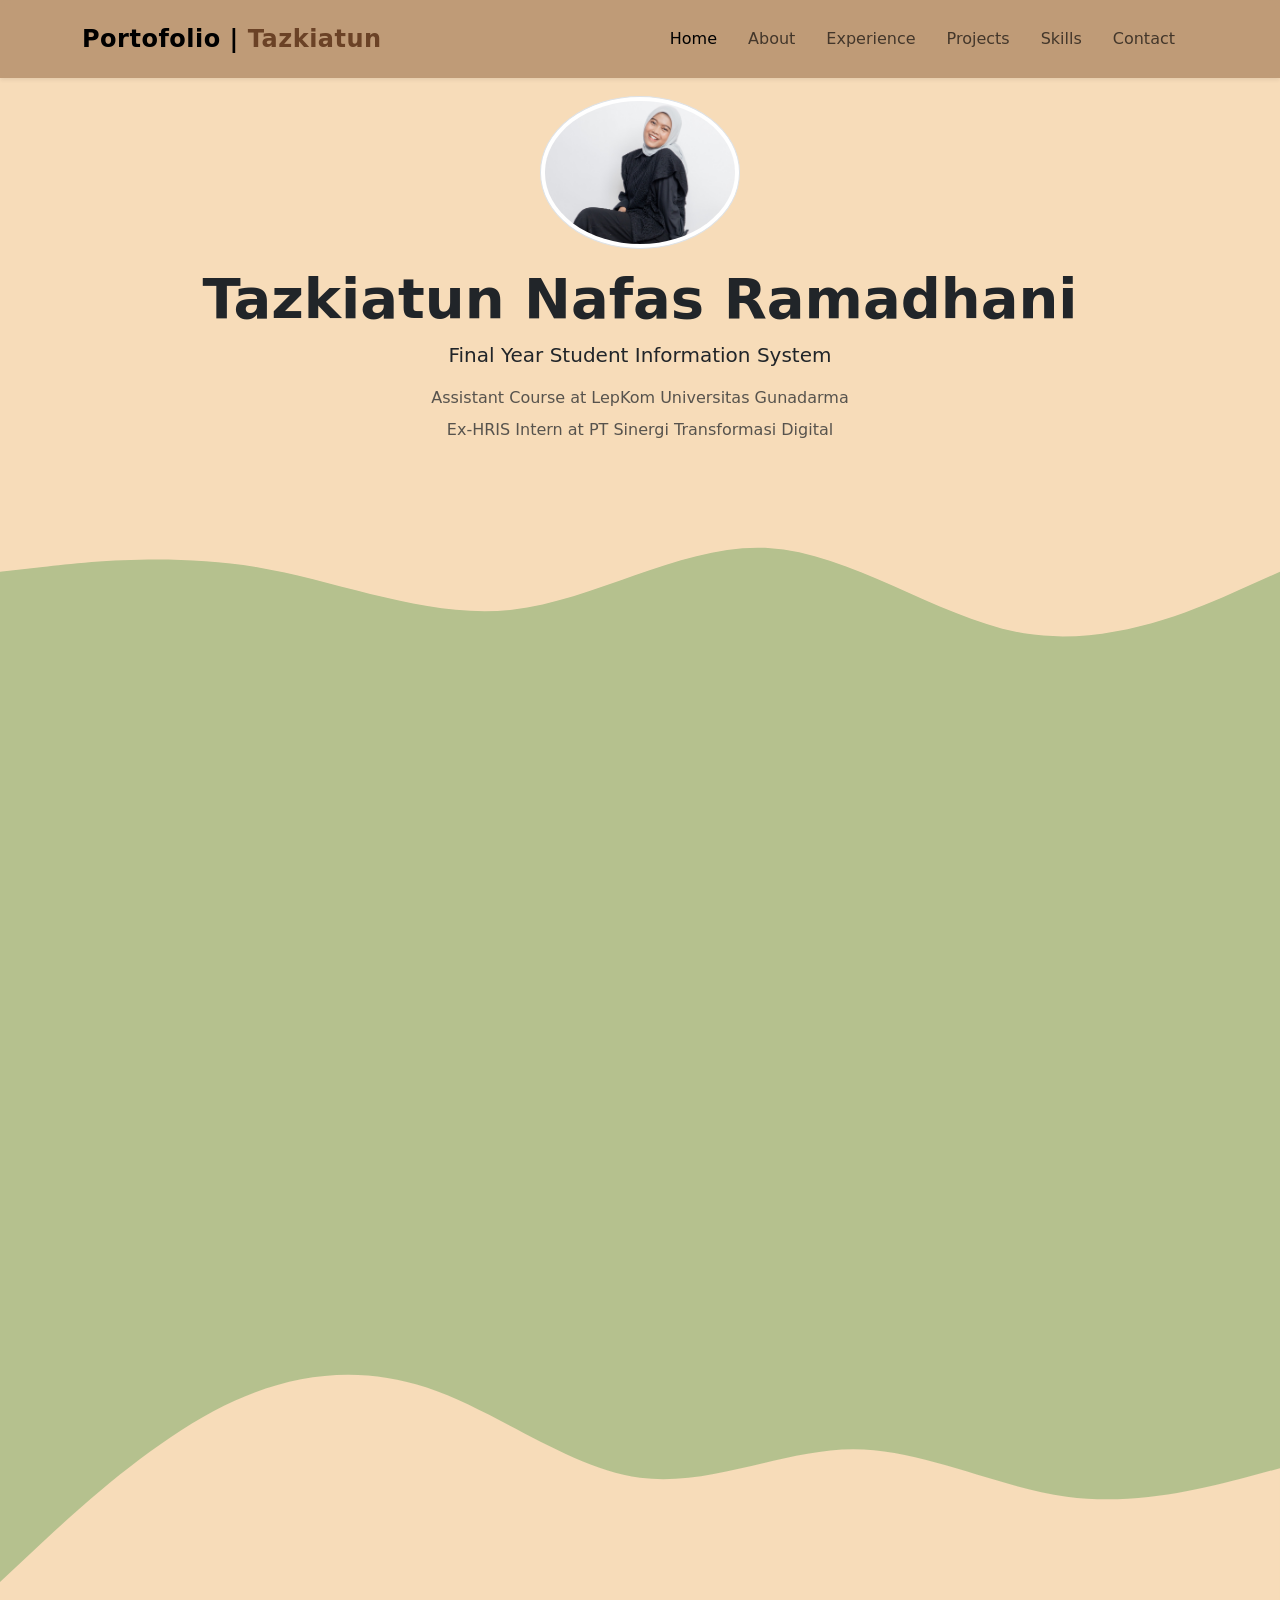
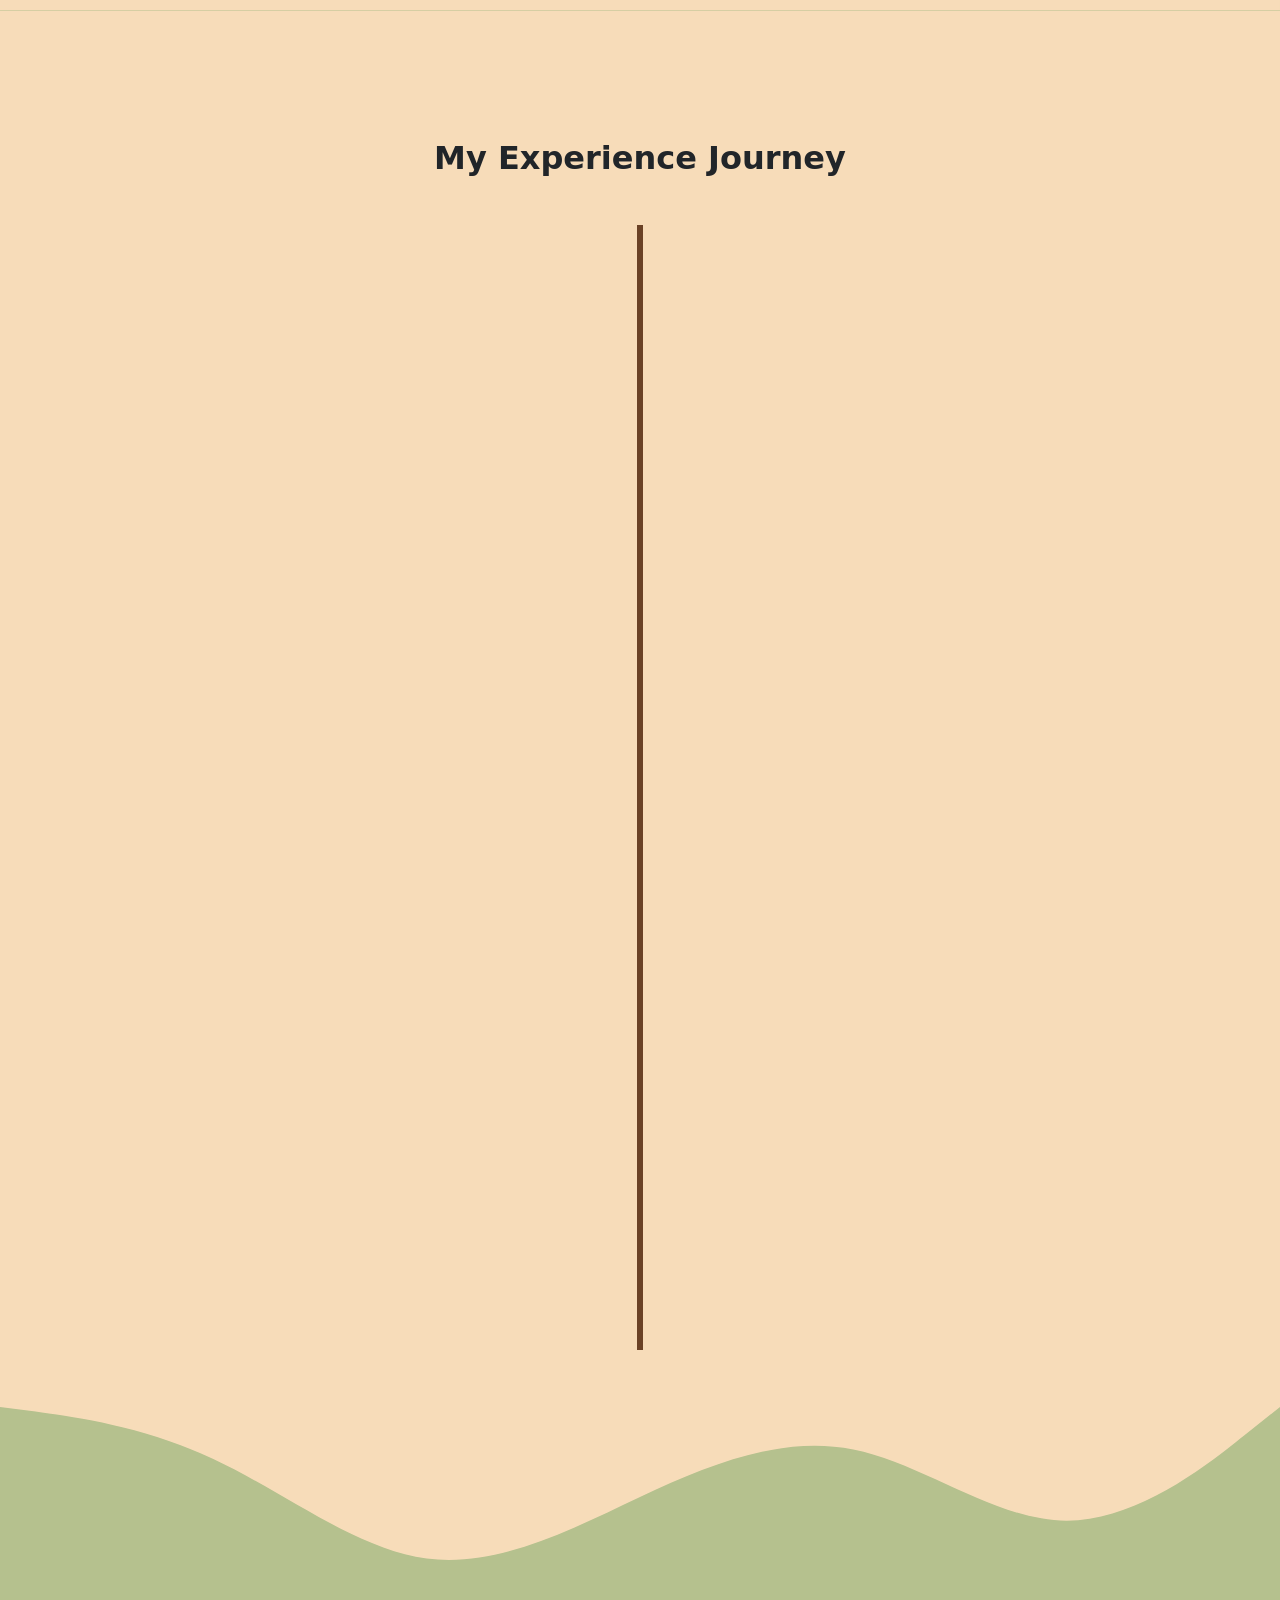
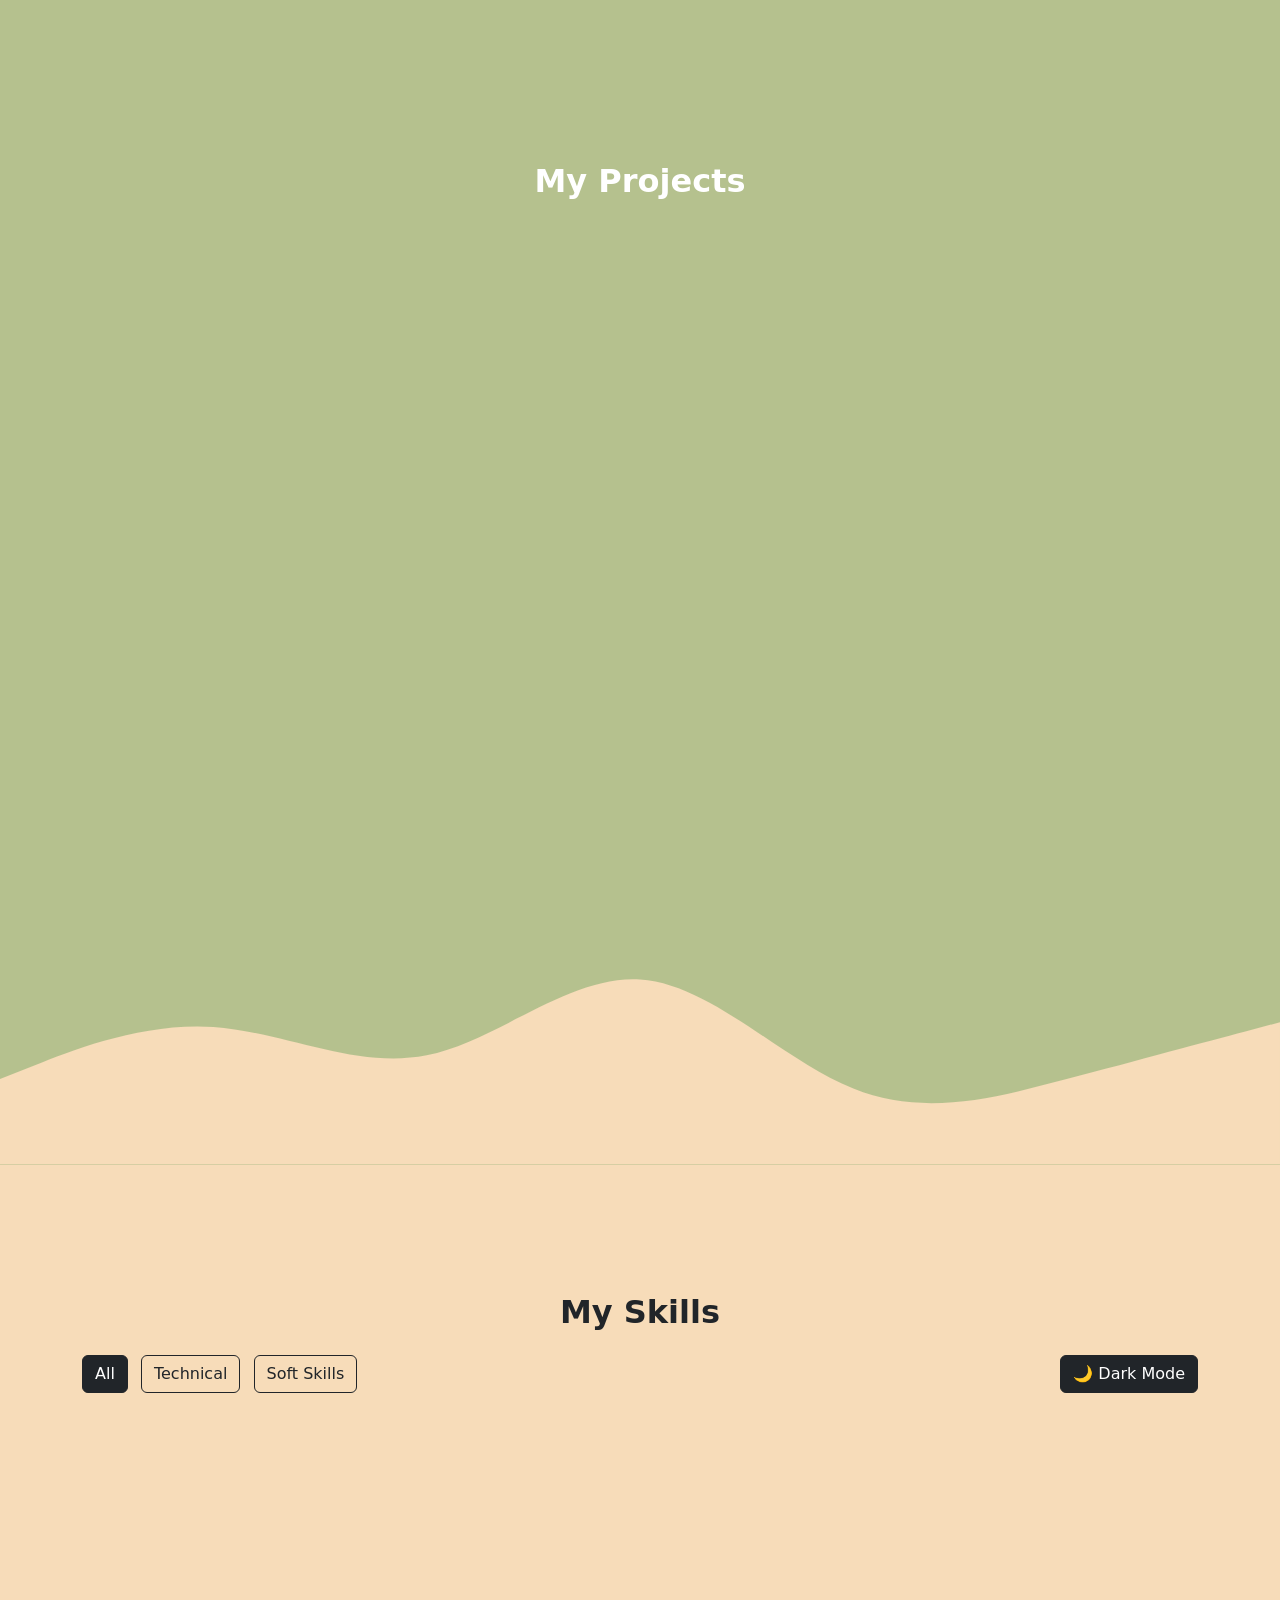
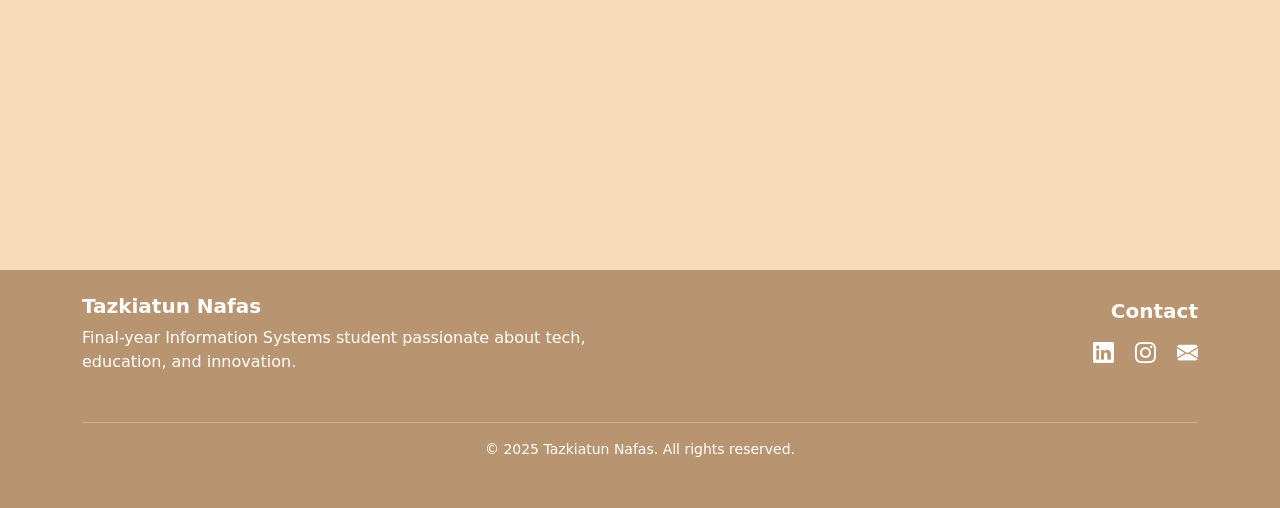
<file: index.html>
<!DOCTYPE html>
<html lang="en">
  <head>
    <meta charset="utf-8" />
    <meta name="viewport" content="width=device-width, initial-scale=1" />

    <link rel="stylesheet" href="https://cdn.jsdelivr.net/npm/bootstrap-icons@1.10.5/font/bootstrap-icons.css" />

    <link href="https://cdn.jsdelivr.net/npm/bootstrap@5.3.3/dist/css/bootstrap.min.css" rel="stylesheet" integrity="sha384-QWTKZyjpPEjISv5WaRU9OFeRpok6YctnYmDr5pNlyT2bRjXh0JMhjY6hW+ALEwIH" crossorigin="anonymous" />


    <!-- MY CSS -->
    <link rel="stylesheet" href="style.css" />

    <title>Portofolio | Tazkiatun Nafas R</title>
  </head>
  <body id="Home">
    <!-- Navbar -->
    <!-- Navbar -->
    <nav class="navbar navbar-expand-lg navbar-light fixed-top shadow-sm" style="background-color: rgba(185, 148, 112, 0.9); backdrop-filter: blur(5px)">
      <div class="container">
        <a class="navbar-brand fw-bold" href="#">Portofolio | <span style="color: #6b4226">Tazkiatun</span></a>
        <button class="navbar-toggler" type="button" data-bs-toggle="collapse" data-bs-target="#navbarNavDropdown" aria-controls="navbarNavDropdown" aria-expanded="false" aria-label="Toggle navigation">
          <span class="navbar-toggler-icon"></span>
        </button>
        <div class="collapse navbar-collapse justify-content-end" id="navbarNavDropdown">
          <ul class="navbar-nav">
            <li class="nav-item">
              <a class="nav-link active" aria-current="page" href="#Home">Home</a>
            </li>
            <li class="nav-item">
              <a class="nav-link" href="#About">About</a>
            </li>
            <li class="nav-item">
              <a class="nav-link" href="#Experience">Experience</a>
            </li>
            <li class="nav-item">
              <a class="nav-link" href="#Projects">Projects</a>
            </li>
            <li class="nav-item">
              <a class="nav-link" href="#skills">Skills</a>
            </li>
            <li class="nav-item">
              <a class="nav-link" href="#footer-contact">Contact</a>
            </li>            
          </ul>
        </div>
      </div>
    </nav>
    <!-- End Navbar -->

    <!-- Akhir Navbar -->

    <!-- Jumbotron -->
    <!-- Jumbotron -->
    <section class="jumbotron text-center">
      <img src="img/6.jpg" alt="Tazkiatun Nafas" width="200" class="rounded-circle img-thumbnail mb-3" />
      <h1 class="display-4 fw-bold text-dark" id="jumbotron-name">Tazkiatun Nafas Ramadhani</h1>
      <p class="lead text-dark" id="jumbotron-position1">Final Year Student Information System</p>
      <p class="text-muted mb-2" id="jumbotron-position2">Assistant Course at LepKom Universitas Gunadarma</p>
      <p class="text-muted" id="jumbotron-position3">Ex-HRIS Intern at PT Sinergi Transformasi Digital</p>

      <svg xmlns="http://www.w3.org/2000/svg" viewBox="0 0 1440 320">
        <path
          fill="#b5c18e"
          fill-opacity="1"
          d="M0,128L48,122.7C96,117,192,107,288,122.7C384,139,480,181,576,170.7C672,160,768,96,864,101.3C960,107,1056,181,1152,197.3C1248,213,1344,171,1392,149.3L1440,128L1440,320L1392,320C1344,320,1248,320,1152,320C1056,320,960,320,864,320C768,320,672,320,576,320C480,320,384,320,288,320C192,320,96,320,48,320L0,320Z"
        ></path>
      </svg>
    </section>
    <!-- Akhir Jumbotron -->

    <!-- Akhir Jumbotron -->

    <!-- Section About -->
    <section id="About">
      <div class="container">
        <div class="row align-items-center" data-aos="fade-up" data-aos-duration="1200">
          <div class="col-md-5 text-center mb-4">
            <img src="img/4.jpg" alt="Tazkiatun Nafas" class="img-fluid rounded-circle shadow" style="max-width: 300px" />
          </div>
          <div class="col-md-7 text-light">
            <h2 class="fw-bold mb-4" id="about-title">About Me</h2>
            <p id="about-paragraph1">I am a final-year Information Systems student at the Faculty of Computer Science and Information Technology, Gunadarma University.</p>
            <p id="about-paragraph2">Commonly known as Kia, I am a highly motivated individual with strong critical and creative thinking skills. I am capable of working effectively both independently and as part of a team.</p>
            <p id="about-paragraph3">I aspire to continuously develop my expertise in the field of Information Technology and become a competent and impactful professional.</p>
          </div>
        </div>
      </div>
      <!-- SVG background tetap -->
      <svg xmlns="http://www.w3.org/2000/svg" viewBox="0 0 1440 320">
        <path
          fill="#f7dcb9"
          fill-opacity="1"
          d="M0,288L40,250.7C80,213,160,139,240,96C320,53,400,43,480,69.3C560,96,640,160,720,170.7C800,181,880,139,960,138.7C1040,139,1120,181,1200,192C1280,203,1360,181,1400,170.7L1440,160L1440,320L1400,320C1360,320,1280,320,1200,320C1120,320,1040,320,960,320C880,320,800,320,720,320C640,320,560,320,480,320C400,320,320,320,240,320C160,320,80,320,40,320L0,320Z"
        ></path>
      </svg>
    </section>
    <!-- Akhir section -->

    <!-- Awal section experience -->
    <section id="Experience" class="timeline-section pb-0">
      <div class="container">
        <h2 class="text-center fw-bold mb-5 text-dark">My Experience Journey</h2>

        <div class="timeline">
          <!-- Experience 1 -->
          <div class="timeline-item left" data-aos="fade-right">
            <div class="timeline-content">
              <h3>Volunteer HEROES VIII BEM FIKTI</h3>
              <p>Creative Marketing & Teaching Volunteer (Dec 2021 - May 2022)</p>
              <a href="experience1.html" class="btn btn-outline-light mt-2">See Details</a>
            </div>
          </div>

          <!-- Experience 2 -->
          <div class="timeline-item right" data-aos="fade-left">
            <div class="timeline-content">
              <h3>Staff Academic Department BEM FIKTI</h3>
              <p>Head of Event Organizer - FIKTI Career (Sep 2022 - Dec 2023)</p>
              <a href="experience2.html" class="btn btn-outline-light mt-2">See Details</a>
            </div>
          </div>

          <!-- Experience 3 -->
          <div class="timeline-item left" data-aos="fade-right">
            <div class="timeline-content">
              <h3>Assistant and Tutor - LepKom UG</h3>
              <p>SQL Server, Oracle, and Microsoft Dynamics NAV Instructor (Sep 2023 - Present)</p>
              <a href="experience3.html" class="btn btn-outline-light mt-2">See Details</a>
            </div>
          </div>

          <!-- Experience 4 -->
          <div class="timeline-item right" data-aos="fade-left">
            <div class="timeline-content">
              <h3>HRIS Intern - PT Sinergi Transformasi Digital</h3>
              <p>Automation Developer with UiPath (Feb 2024 - Jun 2024)</p>
              <a href="experience4.html" class="btn btn-outline-light mt-2">See Details</a>
            </div>
          </div>
        </div>
      </div>
      </div>
      <svg class="section-connector" xmlns="http://www.w3.org/2000/svg" viewBox="0 0 1440 320">
        <path
          fill="#b5c18e"
          fill-opacity="1"
          d="M0,64L40,69.3C80,75,160,85,240,122.7C320,160,400,224,480,234.7C560,245,640,203,720,165.3C800,128,880,96,960,112C1040,128,1120,192,1200,192C1280,192,1360,128,1400,96L1440,64L1440,320L0,320Z"
        ></path>
      </svg>
    </section>
    <!-- Akhir section -->

    <!-- Awal Section Projects -->
    <section id="Projects" style="background-color: #b5c18e;">
      <div class="container py-5">
        <h2 class="text-center fw-bold text-white mb-5">My Projects</h2>
        <div class="row g-4">
          <!-- Project 1 -->
          <div class="col-md-6 col-lg-4" data-aos="zoom-in">
            <div class="project-card position-relative shadow-sm overflow-hidden rounded-4">
              <img src="img/P1(3).png" class="w-100 project-img" alt="Project 1" />
              <div class="project-overlay d-flex flex-column justify-content-center align-items-center text-center">
                <h5 class="text-white fw-bold">Employee Management App</h5>
                <p class="text-white small">Web-based app for assistant selection task.</p>
                <a href="project1.html" class="btn btn-light btn-sm mt-2">View Details</a>
              </div>
            </div>
          </div>

          <!-- Project 2 -->
          <div class="col-md-6 col-lg-4" data-aos="zoom-in" data-aos-delay="100">
            <div class="project-card position-relative shadow-sm overflow-hidden rounded-4">
              <img src="img/P2(1).jpg" class="w-100 project-img" alt="Project 2" />
              <div class="project-overlay d-flex flex-column justify-content-center align-items-center text-center">
                <h5 class="text-white fw-bold">FIKTI CAREER 2023</h5>
                <p class="text-white small">BEM FIKTI's Flagship Work Program for the 2023/2024 Period</p>
                <a href="project2.html" class="btn btn-light btn-sm mt-2">View Details</a>
              </div>
            </div>
          </div>

          <!-- Project 3 -->
          <div class="col-md-6 col-lg-4" data-aos="zoom-in" data-aos-delay="200">
            <div class="project-card position-relative shadow-sm overflow-hidden rounded-4">
              <img src="img/P3.jpg" class="w-100 project-img" alt="Project 3" />
              <div class="project-overlay d-flex flex-column justify-content-center align-items-center text-center">
                <h5 class="text-white fw-bold">RPA: Client Data Report</h5>
                <p class="text-white small">Automated client report from website to PDF.</p>
                <a href="project3.html" class="btn btn-light btn-sm mt-2">View Details</a>
              </div>
            </div>
          </div>

          <div class="d-flex flex-wrap justify-content-center gap-4">

            <!-- Project 4-->
            <div class="col-md-6 col-lg-4" data-aos="zoom-in" data-aos-delay="200">
              <div class="project-card position-relative shadow-sm overflow-hidden rounded-4">
                <img src="img/P4 (1).png" class="w-100 project-img" alt="Project 4" />
                <div class="project-overlay d-flex flex-column justify-content-center align-items-center text-center">
                  <h5 class="text-white fw-bold">Website Arsindo Tours</h5>
                  <p class="text-white small">Website development with team group.</p>
                  <a href="project4.html" class="btn btn-light btn-sm mt-2">View Details</a>
                </div>
              </div>
            </div>
          
            <!-- Project 5 -->
            <div class="col-md-6 col-lg-4" data-aos="zoom-in" data-aos-delay="200">
              <div class="project-card position-relative shadow-sm overflow-hidden rounded-4">
                <img src="img/P5 (1).png" class="w-100 project-img" alt="Project 5" />
                <div class="project-overlay d-flex flex-column justify-content-center align-items-center text-center">
                  <h5 class="text-white fw-bold">RPA: Document Understanding</h5>
                  <p class="text-white small">Automated to extract data from CV.</p>
                  <a href="project5.html" class="btn btn-light btn-sm mt-2">View Details</a>
                </div>
              </div>
            </div>
          </div>
          
          <!-- Add more projects using the same structure -->
        </div>
      </div>
      <svg xmlns="http://www.w3.org/2000/svg" viewBox="0 0 1440 320">
        <path
          fill="#f7dcb9"
          fill-opacity="1"
          d="M0,224L40,208C80,192,160,160,240,165.3C320,171,400,213,480,197.3C560,181,640,107,720,112C800,117,880,203,960,234.7C1040,267,1120,245,1200,224C1280,203,1360,181,1400,170.7L1440,160L1440,320L0,320Z"
        ></path>
      </svg>
    </section>

    <!-- Akhir Section Projects -->

    <!-- Awal Section SKILL  -->
    <section id="skills" style="background-color: #f7dcb9">
      <div class="container py-5">
        <h2 class="text-center fw-bold text-dark mb-4">My Skills</h2>

        <!-- Toggle & Filter Buttons -->
        <div class="d-flex justify-content-between flex-wrap mb-4">
          <div>
            <button class="btn btn-outline-dark me-2 filter-btn active" data-filter="all">All</button>
            <button class="btn btn-outline-dark me-2 filter-btn" data-filter="technical">Technical</button>
            <button class="btn btn-outline-dark filter-btn" data-filter="soft">Soft Skills</button>
          </div>
          <div>
            <button class="btn btn-dark" id="toggleDarkMode">🌙 Dark Mode</button>
          </div>
        </div>

        <!-- Skills Grid -->
        <div class="row" id="skillList">
          <!-- Skill Item -->
          <div class="col-md-6 mb-4 skill-item" data-category="technical" data-aos="fade-right">
            <h5>HTML</h5>
            <div class="progress skill-bar">
              <div class="progress-bar bg-success" data-skill="90">90%</div>
            </div>
          </div>
          <div class="col-md-6 mb-4 skill-item" data-category="technical" data-aos="fade-left">
            <h5>CSS</h5>
            <div class="progress skill-bar">
              <div class="progress-bar bg-info" data-skill="90">90%</div>
            </div>
          </div>
          <div class="col-md-6 mb-4 skill-item" data-category="technical" data-aos="fade-right">
            <h5>Bootstrap Framework</h5>
            <div class="progress skill-bar">
              <div class="progress-bar bg-secondary" data-skill="90">90%</div>
            </div>
          </div>
          <div class="col-md-6 mb-4 skill-item" data-category="technical" data-aos="fade-left">
            <h5>SQL Server, Oracle, MySQL</h5>
            <div class="progress skill-bar">
              <div class="progress-bar bg-warning" data-skill="90">90%</div>
            </div>
          </div>
          <div class="col-md-6 mb-4 skill-item" data-category="technical" data-aos="fade-right">
            <h5>UiPath Studio</h5>
            <div class="progress skill-bar">
              <div class="progress-bar bg-danger" data-skill="85">85%</div>
            </div>
          </div>
          <div class="col-md-6 mb-4 skill-item" data-category="technical" data-aos="fade-left">
            <h5>JavaScript</h5>
            <div class="progress skill-bar">
              <div class="progress-bar bg-warning" data-skill="90">90%</div>
            </div>
          </div>

          <!-- Soft Skills -->
          <div class="col-md-6 mb-4 skill-item" data-category="soft" data-aos="fade-right">
            <h5>Communication</h5>
            <div class="progress skill-bar">
              <div class="progress-bar bg-primary" data-skill="95">95%</div>
            </div>
          </div>
          <div class="col-md-6 mb-4 skill-item" data-category="soft" data-aos="fade-left">
            <h5>Leadership</h5>
            <div class="progress skill-bar">
              <div class="progress-bar bg-secondary" data-skill="90">90%</div>
            </div>
          </div>
          <div class="col-md-6 mb-4 skill-item" data-category="soft" data-aos="fade-right">
            <h5>Teamwork</h5>
            <div class="progress skill-bar">
              <div class="progress-bar bg-danger" data-skill="100">100%</div>
            </div>
          </div>
          <div class="col-md-6 mb-4 skill-item" data-category="soft" data-aos="fade-left">
            <h5>Creative</h5>
            <div class="progress skill-bar">
              <div class="progress-bar bg-success" data-skill="90">90%</div>
            </div>
          </div>

        </div>
      </div>
    </section>

    <!-- Akhir Section  -->

    <!-- Awal Footer -->
    <footer class="footer text-white py-4">
      <div class="container">
        <div class="row align-items-center text-center text-md-start">
          <div class="col-md-6 mb-3 mb-md-0">
            <h5 class="fw-bold mb-2">Tazkiatun Nafas</h5>
            <p class="mb-0">Final-year Information Systems student passionate about tech, education, and innovation.</p>
          </div>
          <div class="col-md-6 text-md-end">
            <h5 class="fw-bold mb-3">Contact</h5>
            <a href="https://www.linkedin.com/in/tazkiatunnafasramadhani" target="_blank" class="footer-icon me-3"><i class="bi bi-linkedin"></i></a>
            <a href="https://www.instagram.com/tkianfs" target="_blank" class="footer-icon me-3"><i class="bi bi-instagram"></i></a>
            <a href="mailto:tazkiatunnafasramadhani@gmail.com" class="footer-icon"><i class="bi bi-envelope-fill"></i></a>
          </div>
        </div>

        <footer id="footer-contact" class="footer text-white py-4">

        <hr class="border-light mt-4" />

        <div class="text-center small">&copy; 2025 Tazkiatun Nafas. All rights reserved.</div>
      </div>
    </footer>
    <!-- Akhir Footer -->


    <script src="https://cdn.jsdelivr.net/npm/bootstrap@5.3.3/dist/js/bootstrap.bundle.min.js" integrity="sha384-YvpcrYf0tY3lHB60NNkmXc5s9fDVZLESaAA55NDzOxhy9GkcIdslK1eN7N6jIeHz" crossorigin="anonymous"></script>

    <!--Navbar Scrool Shrink Navbar-->
    <script>
      const navbar = document.querySelector(".navbar");

      window.addEventListener("scroll", function () {
        if (window.scrollY > 50) {
          navbar.classList.add("navbar-shrink");
        } else {
          navbar.classList.remove("navbar-shrink");
        }
      });
    </script>

    <!-- AOS Library CSS -->
    <link href="https://unpkg.com/aos@2.3.1/dist/aos.css" rel="stylesheet" />

    <!-- AOS Library JS -->
    <script src="https://unpkg.com/aos@2.3.1/dist/aos.js"></script>
    <script>
      AOS.init();
    </script>

    <!--Untuk Skills-->
    <script>
      // Animate progress bar
      function animateSkills() {
        document.querySelectorAll(".progress-bar").forEach((bar) => {
          const value = bar.getAttribute("data-skill");
          bar.style.width = value + "%";
        });
      }

      window.addEventListener("load", animateSkills);

      // Corrected Filter functionality
      document.querySelectorAll(".filter-btn").forEach((btn) => {
        btn.addEventListener("click", () => {
          const filter = btn.getAttribute("data-filter");

          document.querySelectorAll(".filter-btn").forEach((b) => b.classList.remove("active"));
          btn.classList.add("active");

          document.querySelectorAll(".skill-item").forEach((item) => {
            if (filter === "all") {
              item.classList.remove("d-none");
              item.classList.add("d-block");
            } else if (item.dataset.category === filter) {
              item.classList.remove("d-none");
              item.classList.add("d-block");
            } else {
              item.classList.add("d-none");
              item.classList.remove("d-block");
            }
          });
        });
      });

      // Dark Mode toggle
      document.getElementById("toggleDarkMode").addEventListener("click", () => {
        document.getElementById("skills").classList.toggle("dark-mode");
      });
    </script>
  </body>
</html>
</file>
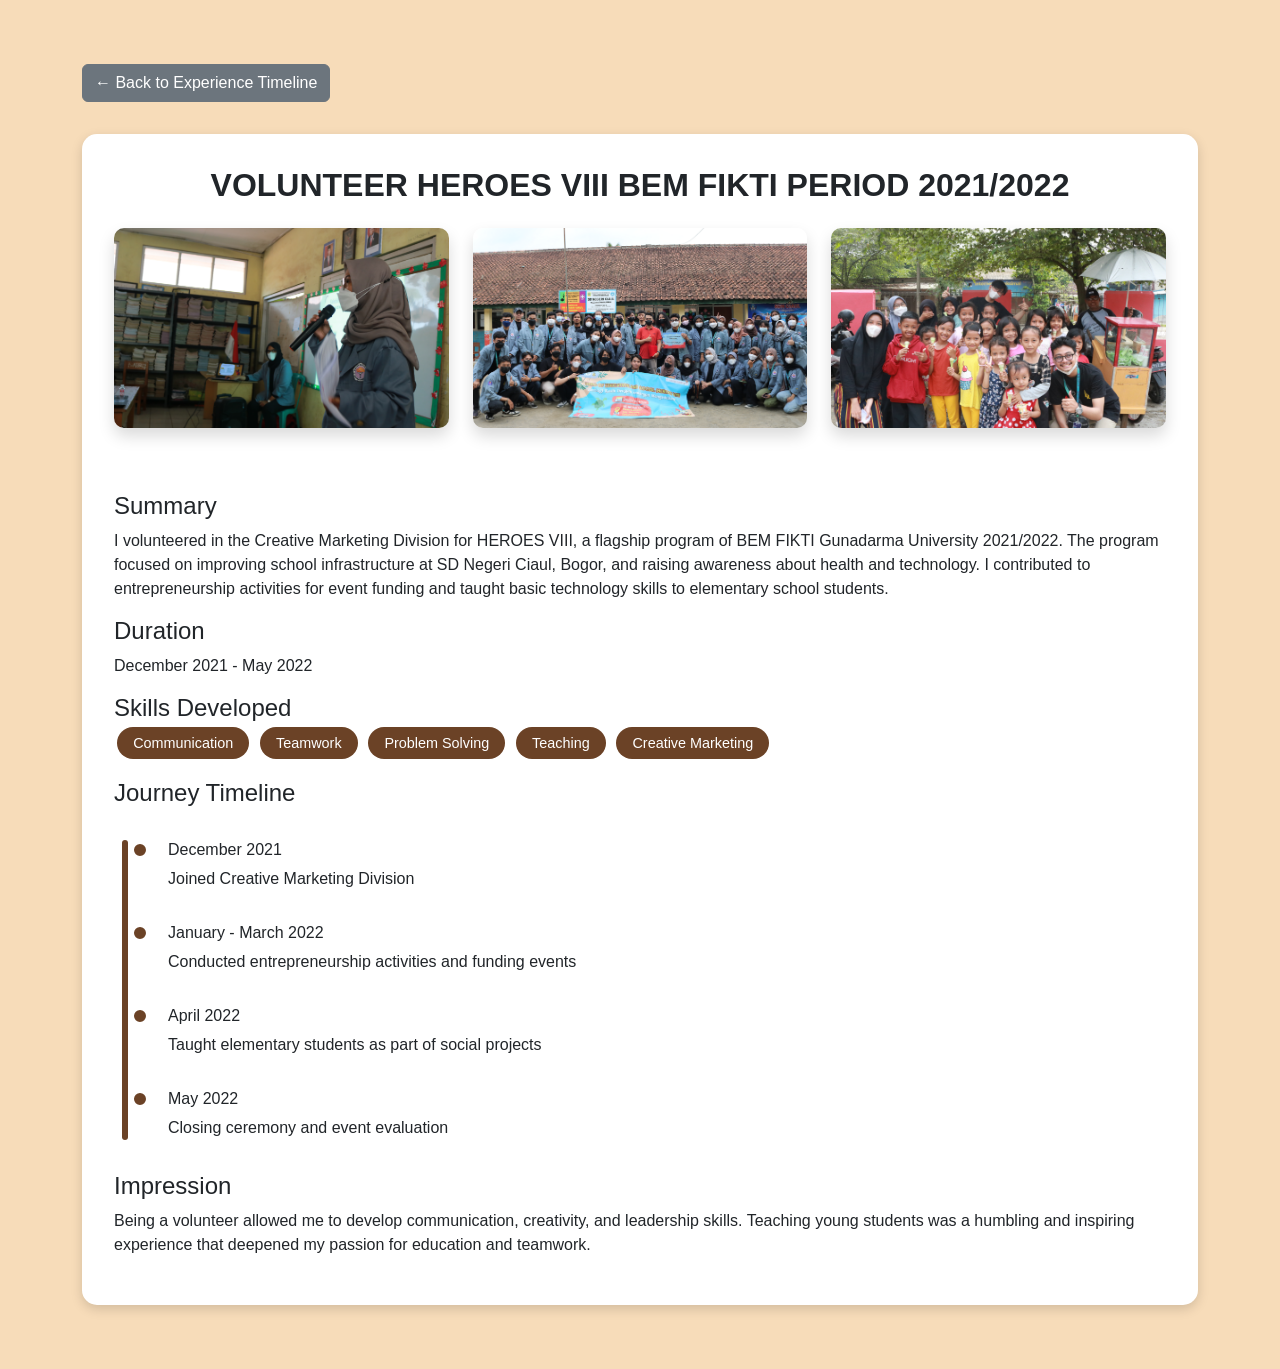
<file: experience1.html>
<!DOCTYPE html>
<html lang="en">
<head>
  <meta charset="UTF-8">
  <meta name="viewport" content="width=device-width, initial-scale=1">
  <title>Volunteer HEROES VIII BEM FIKTI - Experience Detail</title>
  <link href="https://cdn.jsdelivr.net/npm/bootstrap@5.3.3/dist/css/bootstrap.min.css" rel="stylesheet">
  <link href="https://unpkg.com/aos@2.3.1/dist/aos.css" rel="stylesheet">
  <style>
    body {
      background-color: #f7dcb9;
      padding-top: 4rem;
      padding-bottom: 4rem;
      font-family: 'Poppins', sans-serif;
    }
    .experience-detail {
      background: #ffffff;
      padding: 2rem;
      border-radius: 15px;
      box-shadow: 0 4px 12px rgba(0,0,0,0.15);
    }
    .back-button {
      margin-bottom: 2rem;
    }
    .gallery img {
      width: 100%;
      height: 200px;
      object-fit: cover;
      border-radius: 10px;
      margin-bottom: 1rem;
      transition: transform 0.3s ease;
    }
    .gallery img:hover {
      transform: scale(1.05);
    }
    .badge-skill {
      background-color: #6b4226;
      color: white;
      margin: 0.2rem;
      font-size: 0.9rem;
      padding: 0.5rem 1rem;
      border-radius: 20px;
    }
    .timeline-mini {
      position: relative;
      padding-left: 30px;
      margin-top: 2rem;
    }
    .timeline-mini::before {
      content: '';
      position: absolute;
      top: 0;
      left: 8px;
      width: 6px;
      height: 100%;
      background-color: #6b4226;
      border-radius: 3px;
    }
    .timeline-mini-step {
      position: relative;
      margin-bottom: 2rem;
      padding-left: 1.5rem; /* Tambahkan ini untuk geser teks */
    }

    .timeline-mini-step::before {
      content: '';
      position: absolute;
      top: 0;
      left: -14px;
      width: 20px;
      height: 20px;
      background-color: #6b4226;
      border: 4px solid white;
      border-radius: 50%;
    }
  </style>
</head>
<body>

<div class="container">
  <a href="index.html#Experience" class="btn btn-secondary back-button">← Back to Experience Timeline</a>

  <div class="experience-detail" data-aos="fade-up">
    <h2 class="mb-4 fw-bold text-center">VOLUNTEER HEROES VIII BEM FIKTI PERIOD 2021/2022</h2>

    <!-- Galeri Dokumentasi -->
    <div class="row gallery mb-5" data-aos="fade-up">
      <div class="col-md-4">
        <img src="img/E4.JPG" alt="Dokumentasi 1" class="shadow">
      </div>
      <div class="col-md-4">
        <img src="img/E7.JPG" alt="Dokumentasi 2" class="shadow">
      </div>
      <div class="col-md-4">
        <img src="img/E6.JPG" alt="Dokumentasi 3" class="shadow">
      </div>
    </div>

    <!-- Summary -->
    <h4>Summary</h4>
    <p>I volunteered in the Creative Marketing Division for HEROES VIII, a flagship program of BEM FIKTI Gunadarma University 2021/2022. The program focused on improving school infrastructure at SD Negeri Ciaul, Bogor, and raising awareness about health and technology. I contributed to entrepreneurship activities for event funding and taught basic technology skills to elementary school students.</p>

    <!-- Duration -->
    <h4>Duration</h4>
    <p>December 2021 - May 2022</p>

    <!-- Skills -->
    <h4>Skills Developed</h4>
    <div class="mb-4">
      <span class="badge-skill">Communication</span>
      <span class="badge-skill">Teamwork</span>
      <span class="badge-skill">Problem Solving</span>
      <span class="badge-skill">Teaching</span>
      <span class="badge-skill">Creative Marketing</span>
    </div>

    <!-- Timeline Kecil -->
    <h4>Journey Timeline</h4>
    <div class="timeline-mini">
      <div class="timeline-mini-step">
        <h6>December 2021</h6>
        <p>Joined Creative Marketing Division</p>
      </div>
      <div class="timeline-mini-step">
        <h6>January - March 2022</h6>
        <p>Conducted entrepreneurship activities and funding events</p>
      </div>
      <div class="timeline-mini-step">
        <h6>April 2022</h6>
        <p>Taught elementary students as part of social projects</p>
      </div>
      <div class="timeline-mini-step">
        <h6>May 2022</h6>
        <p>Closing ceremony and event evaluation</p>
      </div>
    </div>

    <!-- Impression -->
    <h4 class="mt-4">Impression</h4>
    <p>Being a volunteer allowed me to develop communication, creativity, and leadership skills. Teaching young students was a humbling and inspiring experience that deepened my passion for education and teamwork.</p>
  </div>
</div>

<script src="https://cdn.jsdelivr.net/npm/bootstrap@5.3.3/dist/js/bootstrap.bundle.min.js"></script>
<script src="https://unpkg.com/aos@2.3.1/dist/aos.js"></script>
<script>
  AOS.init();
</script>

</body>
</html>
</file>
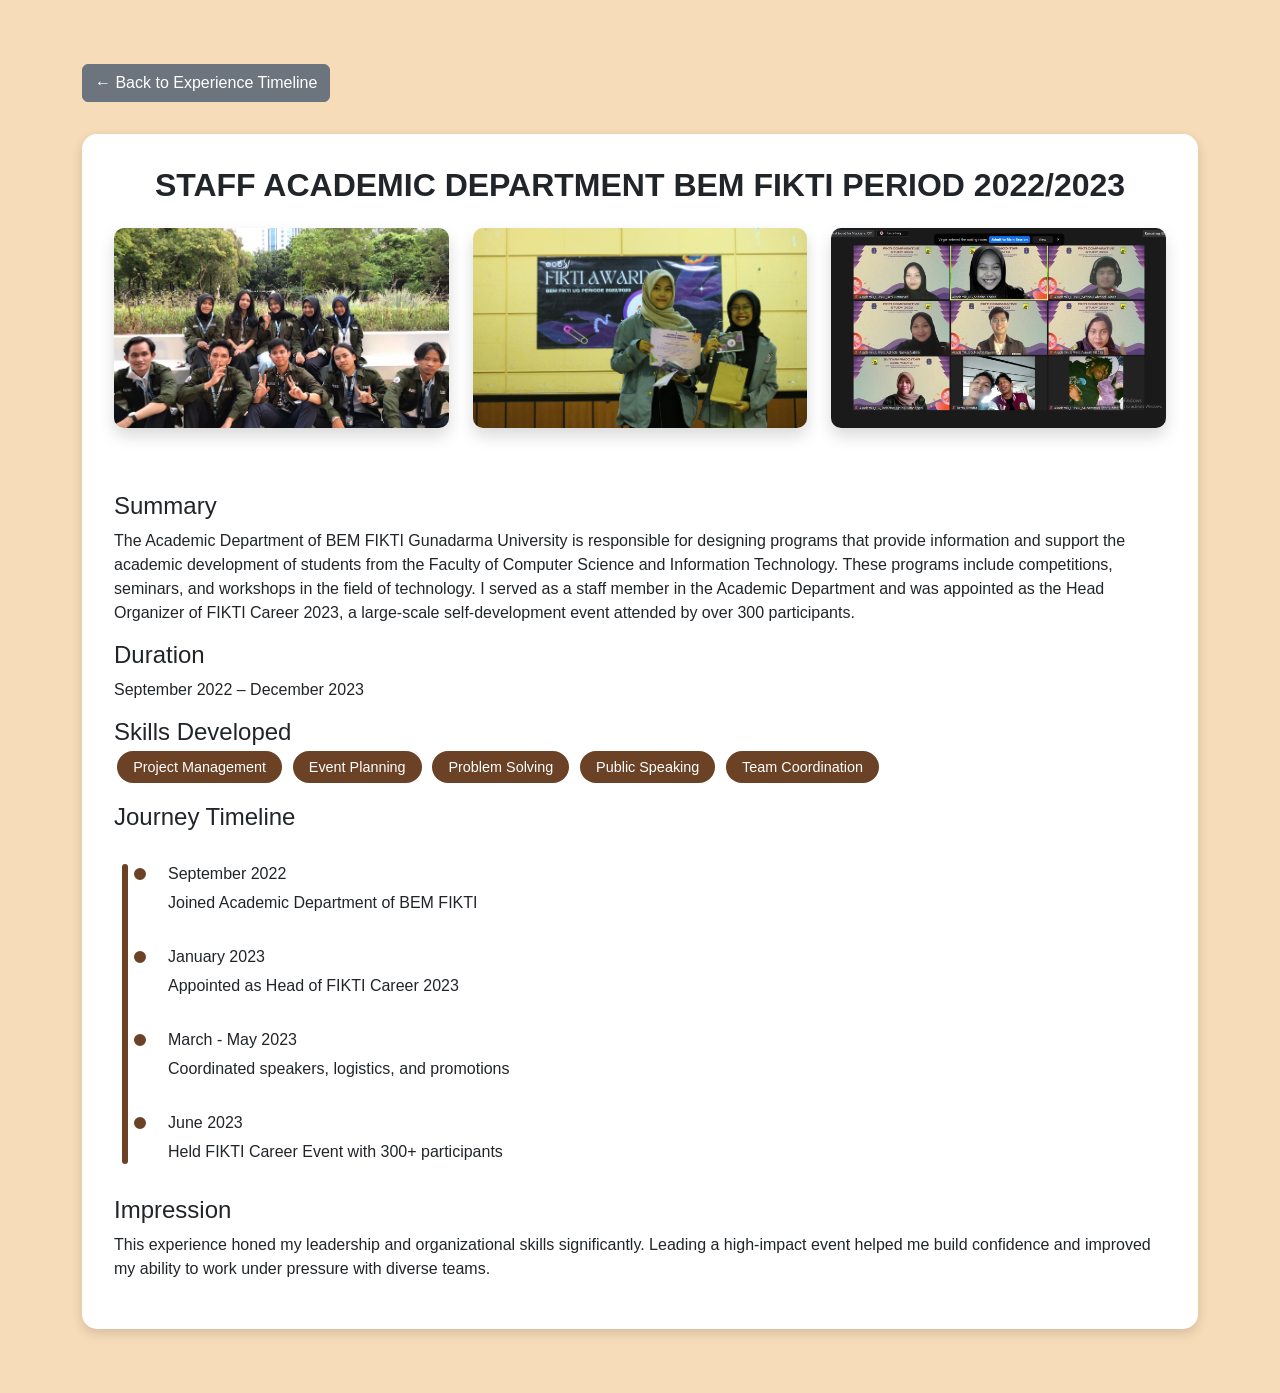
<file: experience2.html>
<!DOCTYPE html>
<html lang="en">
<head>
  <meta charset="UTF-8">
  <meta name="viewport" content="width=device-width, initial-scale=1">
  <title>Volunteer HEROES VIII BEM FIKTI - Experience Detail</title>
  <link href="https://cdn.jsdelivr.net/npm/bootstrap@5.3.3/dist/css/bootstrap.min.css" rel="stylesheet">
  <link href="https://unpkg.com/aos@2.3.1/dist/aos.css" rel="stylesheet">
  <style>
    body {
      background-color: #f7dcb9;
      padding-top: 4rem;
      padding-bottom: 4rem;
      font-family: 'Poppins', sans-serif;
    }
    .experience-detail {
      background: #ffffff;
      padding: 2rem;
      border-radius: 15px;
      box-shadow: 0 4px 12px rgba(0,0,0,0.15);
    }
    .back-button {
      margin-bottom: 2rem;
    }
    .gallery img {
      width: 100%;
      height: 200px;
      object-fit: cover;
      border-radius: 10px;
      margin-bottom: 1rem;
      transition: transform 0.3s ease;
    }
    .gallery img:hover {
      transform: scale(1.05);
    }
    .badge-skill {
      background-color: #6b4226;
      color: white;
      margin: 0.2rem;
      font-size: 0.9rem;
      padding: 0.5rem 1rem;
      border-radius: 20px;
    }
    .timeline-mini {
      position: relative;
      padding-left: 30px;
      margin-top: 2rem;
    }
    .timeline-mini::before {
      content: '';
      position: absolute;
      top: 0;
      left: 8px;
      width: 6px;
      height: 100%;
      background-color: #6b4226;
      border-radius: 3px;
    }
    .timeline-mini-step {
      position: relative;
      margin-bottom: 2rem;
      padding-left: 1.5rem; /* Tambahkan ini untuk geser teks */
    }

    .timeline-mini-step::before {
      content: '';
      position: absolute;
      top: 0;
      left: -14px;
      width: 20px;
      height: 20px;
      background-color: #6b4226;
      border: 4px solid white;
      border-radius: 50%;
    }
  </style>
</head>
<body>

<div class="container">
  <a href="index.html#Experience" class="btn btn-secondary back-button">← Back to Experience Timeline</a>

  <div class="experience-detail" data-aos="fade-up">
    <h2 class="mb-4 fw-bold text-center">STAFF ACADEMIC DEPARTMENT BEM FIKTI PERIOD 2022/2023</h2>

    <!-- Galeri Dokumentasi -->
    <div class="row gallery mb-5" data-aos="fade-up">
      <div class="col-md-4">
        <img src="img/E5.jpg" alt="Dokumentasi 1" class="shadow">
      </div>
      <div class="col-md-4">
        <img src="img/E8.JPG" alt="Dokumentasi 2" class="shadow">
      </div>
      <div class="col-md-4">
        <img src="img/E9.png" alt="Dokumentasi 3" class="shadow">
      </div>
    </div>

    <!-- Summary -->
    <h4>Summary</h4>
    <p>The Academic Department of BEM FIKTI Gunadarma University is responsible for designing programs that provide information and support the academic development of students from the Faculty of Computer Science and Information Technology. These programs include competitions, seminars, and workshops in the field of technology.
      I served as a staff member in the Academic Department and was appointed as the Head Organizer of FIKTI Career 2023, a large-scale self-development event attended by over 300 participants.</p>

    <!-- Duration -->
    <h4>Duration</h4>
    <p>September 2022 – December 2023</p>

    <!-- Skills -->
    <h4>Skills Developed</h4>
    <div class="mb-4">
      <span class="badge-skill">Project Management</span>
      <span class="badge-skill">Event Planning</span>
      <span class="badge-skill">Problem Solving</span>
      <span class="badge-skill">Public Speaking</span>
      <span class="badge-skill">Team Coordination</span>
    </div>

    <!-- Timeline Kecil -->
    <h4>Journey Timeline</h4>
    <div class="timeline-mini">
      <div class="timeline-mini-step">
        <h6>September 2022</h6>
        <p>Joined Academic Department of BEM FIKTI</p>
      </div>
      <div class="timeline-mini-step">
        <h6>January 2023</h6>
        <p>Appointed as Head of FIKTI Career 2023</p>
      </div>
      <div class="timeline-mini-step">
        <h6>March - May 2023</h6>
        <p>Coordinated speakers, logistics, and promotions</p>
      </div>
      <div class="timeline-mini-step">
        <h6>June 2023</h6>
        <p>Held FIKTI Career Event with 300+ participants</p>
      </div>
    </div>

    <!-- Impression -->
    <h4 class="mt-4">Impression</h4>
    <p>This experience honed my leadership and organizational skills significantly. Leading a high-impact event helped me build confidence and improved my ability to work under pressure with diverse teams.</p>
  </div>
</div>

<script src="https://cdn.jsdelivr.net/npm/bootstrap@5.3.3/dist/js/bootstrap.bundle.min.js"></script>
<script src="https://unpkg.com/aos@2.3.1/dist/aos.js"></script>
<script>
  AOS.init();
</script>

</body>
</html>
</file>
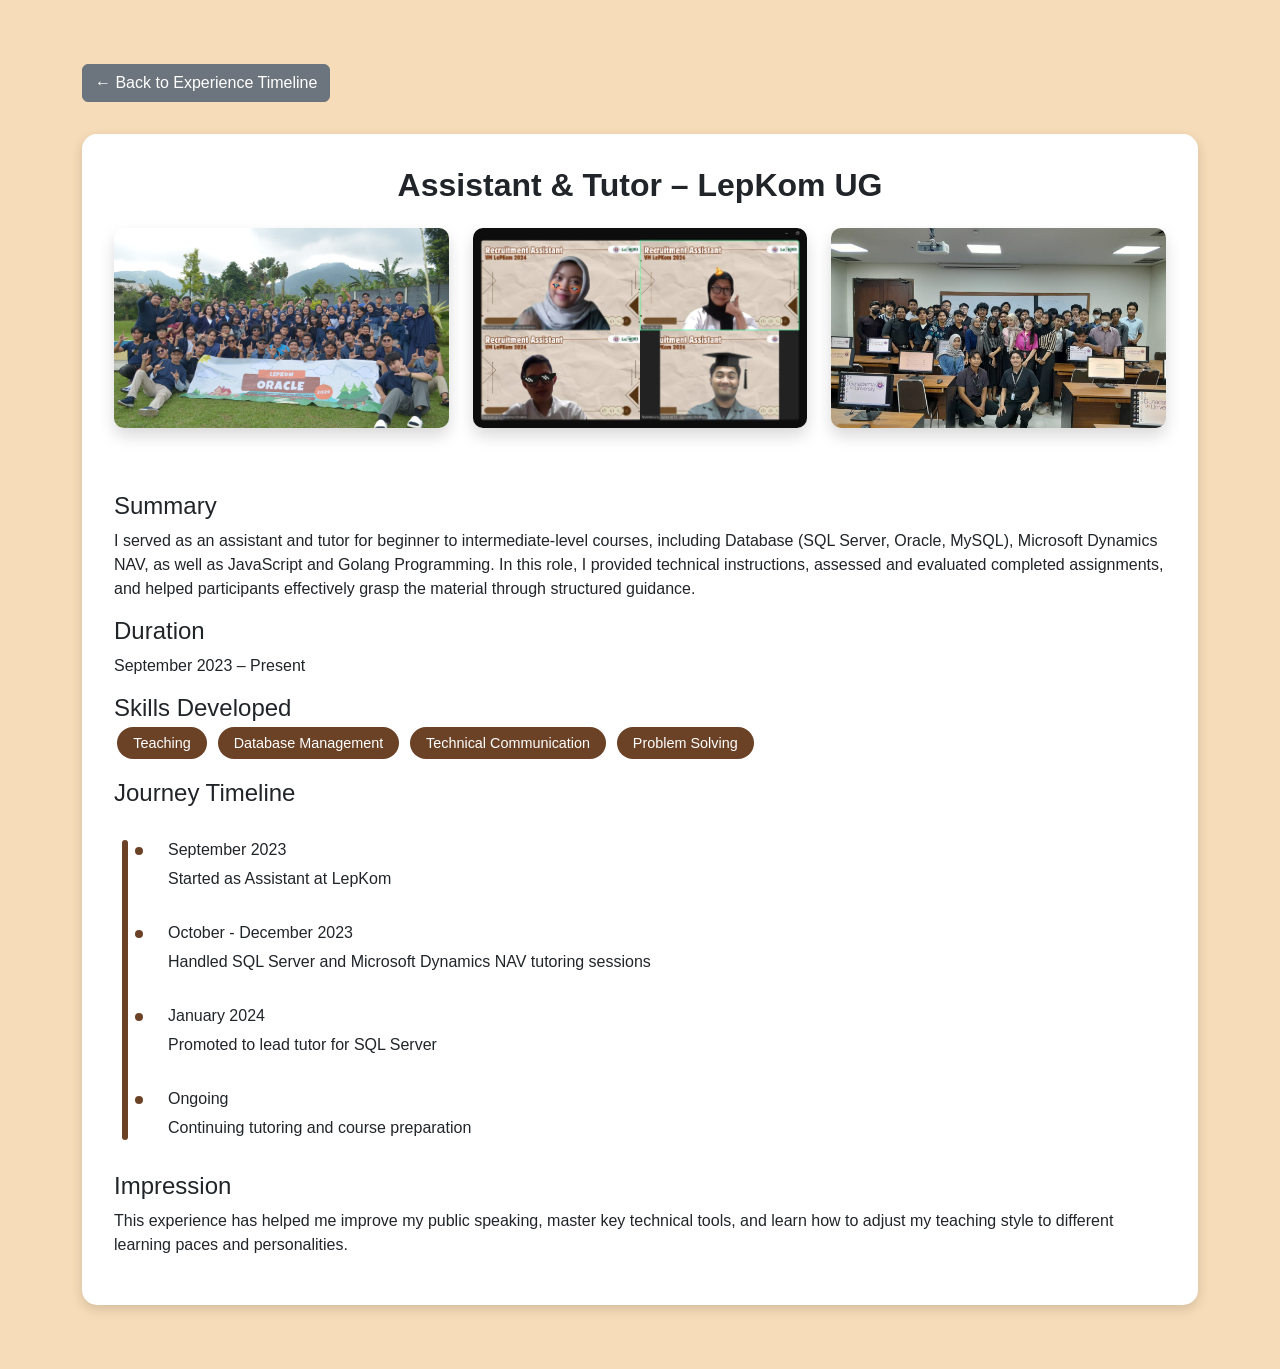
<file: experience3.html>
<!DOCTYPE html>
<html lang="en">
<head>
  <meta charset="UTF-8" />
  <meta name="viewport" content="width=device-width, initial-scale=1" />
  <title>Assistant & Tutor - Experience Detail</title>
  <link href="https://cdn.jsdelivr.net/npm/bootstrap@5.3.3/dist/css/bootstrap.min.css" rel="stylesheet" />
  <link href="https://unpkg.com/aos@2.3.1/dist/aos.css" rel="stylesheet" />
  <style>
    body {
      background-color: #f7dcb9;
      padding-top: 4rem;
      padding-bottom: 4rem;
      font-family: 'Poppins', sans-serif;
    }

    .experience-detail {
      background: #ffffff;
      padding: 2rem;
      border-radius: 15px;
      box-shadow: 0 4px 12px rgba(0, 0, 0, 0.15);
    }

    .back-button {
      margin-bottom: 2rem;
    }

    .gallery img {
      width: 100%;
      height: 200px;
      object-fit: cover;
      border-radius: 10px;
      margin-bottom: 1rem;
      transition: transform 0.3s ease;
    }

    .gallery img:hover {
      transform: scale(1.05);
    }

    .badge-skill {
      background-color: #6b4226;
      color: white;
      margin: 0.2rem;
      font-size: 0.9rem;
      padding: 0.5rem 1rem;
      border-radius: 20px;
    }

    .timeline-mini {
      position: relative;
      padding-left: 30px;
      margin-top: 2rem;
    }

    .timeline-mini::before {
      content: '';
      position: absolute;
      top: 0;
      left: 8px;
      width: 6px;
      height: 100%;
      background-color: #6b4226;
      border-radius: 3px;
    }

    .timeline-mini-step {
      position: relative;
      margin-bottom: 2rem;
      padding-left: 1.5rem;
    }

    .timeline-mini-step::before {
      content: '';
      position: absolute;
      top: 4px;
      left: -12px;
      width: 14px;
      height: 14px;
      background-color: #6b4226;
      border: 3px solid white;
      border-radius: 50%;
    }
  </style>
</head>
<body>

<div class="container">
  <a href="index.html#Experience" class="btn btn-secondary back-button">← Back to Experience Timeline</a>

  <div class="experience-detail" data-aos="fade-up">
    <h2 class="mb-4 fw-bold text-center">Assistant & Tutor – LepKom UG</h2>

    <!-- Galeri Dokumentasi -->
    <div class="row gallery mb-5" data-aos="fade-up">
      <div class="col-md-4">
        <img src="img/E2.JPG" alt="Dokumentasi 1" class="shadow">
      </div>
      <div class="col-md-4">
        <img src="img/E10 (1).jpg" alt="Dokumentasi 2" class="shadow">
      </div>
      <div class="col-md-4">
        <img src="img/E10 (2).jpg" alt="Dokumentasi 3" class="shadow">
      </div>
    </div>

    <!-- Summary -->
    <h4>Summary</h4>
    <p>I served as an assistant and tutor for beginner to intermediate-level courses, including Database (SQL Server, Oracle, MySQL), Microsoft Dynamics NAV, as well as JavaScript and Golang Programming. In this role, I provided technical instructions, assessed and evaluated completed assignments, and helped participants effectively grasp the material through structured guidance.</p>

    <!-- Duration -->
    <h4>Duration</h4>
    <p>September 2023 – Present</p>

    <!-- Skills -->
    <h4>Skills Developed</h4>
    <div class="mb-4">
      <span class="badge-skill">Teaching</span>
      <span class="badge-skill">Database Management</span>
      <span class="badge-skill">Technical Communication</span>
      <span class="badge-skill">Problem Solving</span>
    </div>

    <!-- Timeline Kecil -->
    <h4>Journey Timeline</h4>
    <div class="timeline-mini">
      <div class="timeline-mini-step">
        <h6>September 2023</h6>
        <p>Started as Assistant at LepKom</p>
      </div>
      <div class="timeline-mini-step">
        <h6>October - December 2023</h6>
        <p>Handled SQL Server and Microsoft Dynamics NAV tutoring sessions</p>
      </div>
      <div class="timeline-mini-step">
        <h6>January 2024</h6>
        <p>Promoted to lead tutor for SQL Server</p>
      </div>
      <div class="timeline-mini-step">
        <h6>Ongoing</h6>
        <p>Continuing tutoring and course preparation</p>
      </div>
    </div>

    <!-- Impression -->
    <h4 class="mt-4">Impression</h4>
    <p>This experience has helped me improve my public speaking, master key technical tools, and learn how to adjust my teaching style to different learning paces and personalities.</p>
  </div>
</div>

<script src="https://cdn.jsdelivr.net/npm/bootstrap@5.3.3/dist/js/bootstrap.bundle.min.js"></script>
<script src="https://unpkg.com/aos@2.3.1/dist/aos.js"></script>
<script>
  AOS.init();
</script>

</body>
</html>
</file>
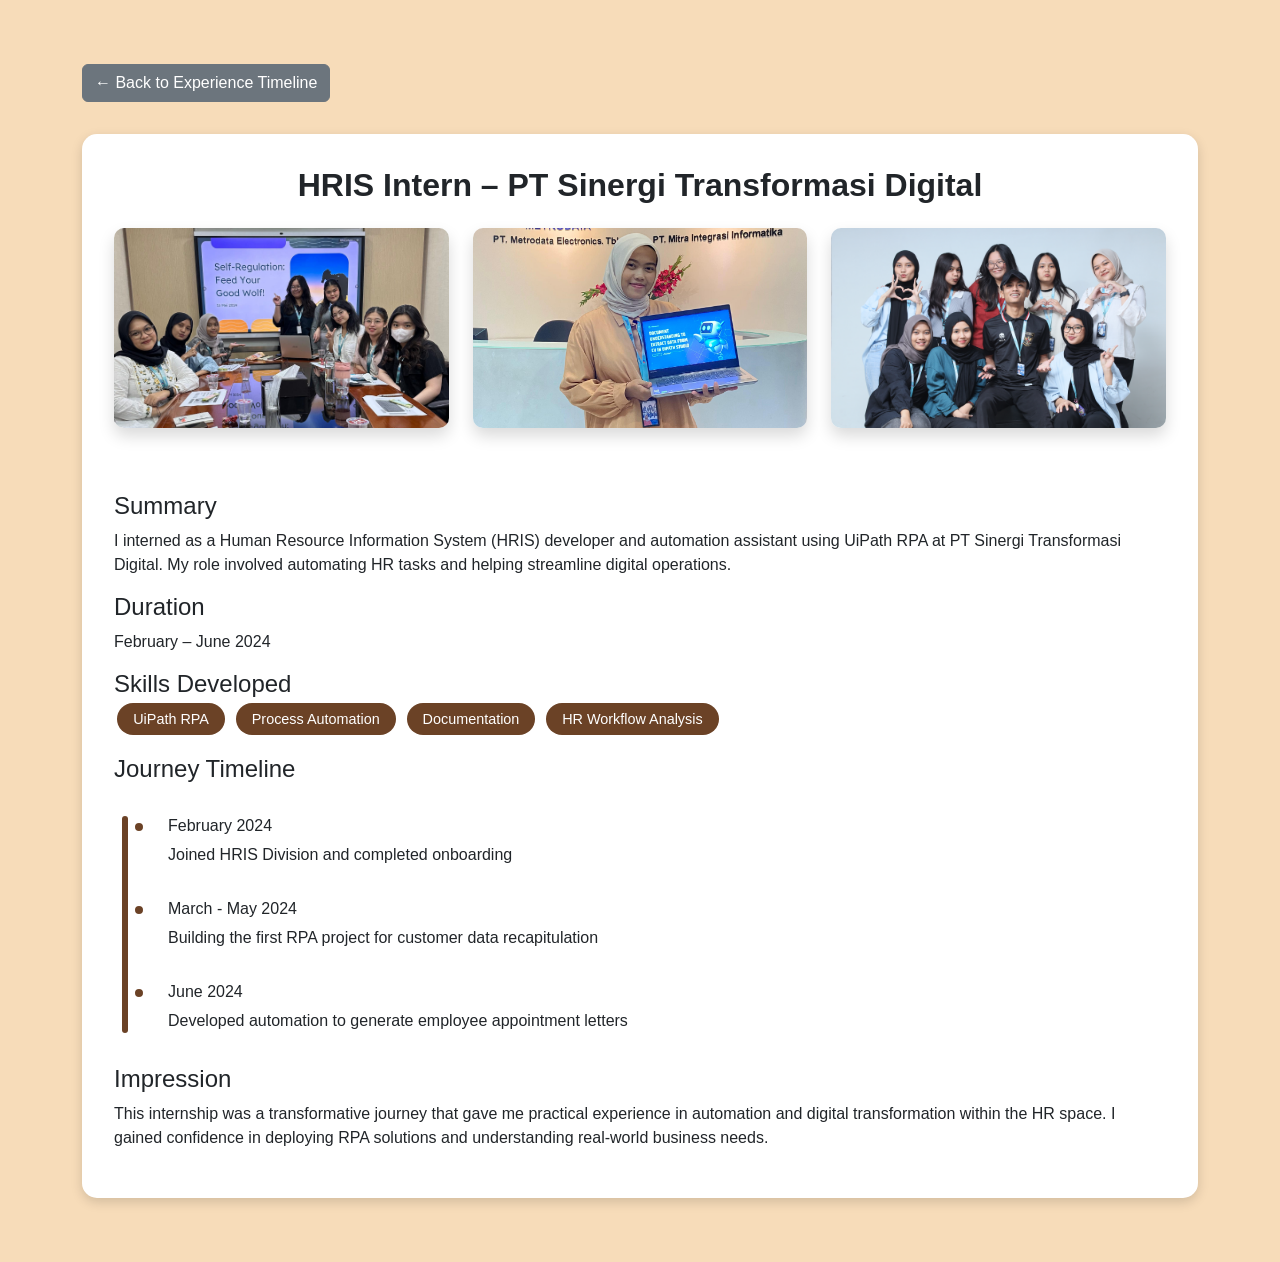
<file: experience4.html>
<!DOCTYPE html>
<html lang="en">
<head>
  <meta charset="UTF-8" />
  <meta name="viewport" content="width=device-width, initial-scale=1" />
  <title>HRIS Intern - Experience Detail</title>
  <link href="https://cdn.jsdelivr.net/npm/bootstrap@5.3.3/dist/css/bootstrap.min.css" rel="stylesheet" />
  <link href="https://unpkg.com/aos@2.3.1/dist/aos.css" rel="stylesheet" />
  <style>
    body {
      background-color: #f7dcb9;
      padding-top: 4rem;
      padding-bottom: 4rem;
      font-family: 'Poppins', sans-serif;
    }

    .experience-detail {
      background: #ffffff;
      padding: 2rem;
      border-radius: 15px;
      box-shadow: 0 4px 12px rgba(0, 0, 0, 0.15);
    }

    .back-button {
      margin-bottom: 2rem;
    }

    .gallery img {
      width: 100%;
      height: 200px;
      object-fit: cover;
      border-radius: 10px;
      margin-bottom: 1rem;
      transition: transform 0.3s ease;
    }

    .gallery img:hover {
      transform: scale(1.05);
    }

    .badge-skill {
      background-color: #6b4226;
      color: white;
      margin: 0.2rem;
      font-size: 0.9rem;
      padding: 0.5rem 1rem;
      border-radius: 20px;
    }

    .timeline-mini {
      position: relative;
      padding-left: 30px;
      margin-top: 2rem;
    }

    .timeline-mini::before {
      content: '';
      position: absolute;
      top: 0;
      left: 8px;
      width: 6px;
      height: 100%;
      background-color: #6b4226;
      border-radius: 3px;
    }

    .timeline-mini-step {
      position: relative;
      margin-bottom: 2rem;
      padding-left: 1.5rem;
    }

    .timeline-mini-step::before {
      content: '';
      position: absolute;
      top: 4px;
      left: -12px;
      width: 14px;
      height: 14px;
      background-color: #6b4226;
      border: 3px solid white;
      border-radius: 50%;
    }
  </style>
</head>
<body>

<div class="container">
  <a href="index.html#Experience" class="btn btn-secondary back-button">← Back to Experience Timeline</a>

  <div class="experience-detail" data-aos="fade-up">
    <h2 class="mb-4 fw-bold text-center">HRIS Intern – PT Sinergi Transformasi Digital</h2>

    <!-- Galeri Dokumentasi -->
    <div class="row gallery mb-5" data-aos="fade-up">
      <div class="col-md-4">
        <img src="img/E1.jpeg" alt="Dokumentasi 1" class="shadow">
      </div>
      <div class="col-md-4">
        <img src="img/E11 (1).jpg" alt="Dokumentasi 2" class="shadow">
      </div>
      <div class="col-md-4">
        <img src="img/E11 (2).JPG" alt="Dokumentasi 3" class="shadow">
      </div>
    </div>

    <!-- Summary -->
    <h4>Summary</h4>
    <p>I interned as a Human Resource Information System (HRIS) developer and automation assistant using UiPath RPA at PT Sinergi Transformasi Digital. My role involved automating HR tasks and helping streamline digital operations.</p>

    <!-- Duration -->
    <h4>Duration</h4>
    <p>February – June 2024</p>

    <!-- Skills -->
    <h4>Skills Developed</h4>
    <div class="mb-4">
      <span class="badge-skill">UiPath RPA</span>
      <span class="badge-skill">Process Automation</span>
      <span class="badge-skill">Documentation</span>
      <span class="badge-skill">HR Workflow Analysis</span>
    </div>

    <!-- Timeline Kecil -->
    <h4>Journey Timeline</h4>
    <div class="timeline-mini">
      <div class="timeline-mini-step">
        <h6>February 2024</h6>
        <p>Joined HRIS Division and completed onboarding</p>
      </div>
      <div class="timeline-mini-step">
        <h6>March - May 2024</h6>
        <p>Building the first RPA project for customer data recapitulation</p>
      </div>
      <div class="timeline-mini-step">
        <h6>June 2024</h6>
        <p>Developed automation to generate employee appointment letters</p>
      </div>
    </div>

    <!-- Impression -->
    <h4 class="mt-4">Impression</h4>
    <p>This internship was a transformative journey that gave me practical experience in automation and digital transformation within the HR space. I gained confidence in deploying RPA solutions and understanding real-world business needs.</p>
  </div>
</div>

<script src="https://cdn.jsdelivr.net/npm/bootstrap@5.3.3/dist/js/bootstrap.bundle.min.js"></script>
<script src="https://unpkg.com/aos@2.3.1/dist/aos.js"></script>
<script>
  AOS.init();
</script>

</body>
</html>
</file>
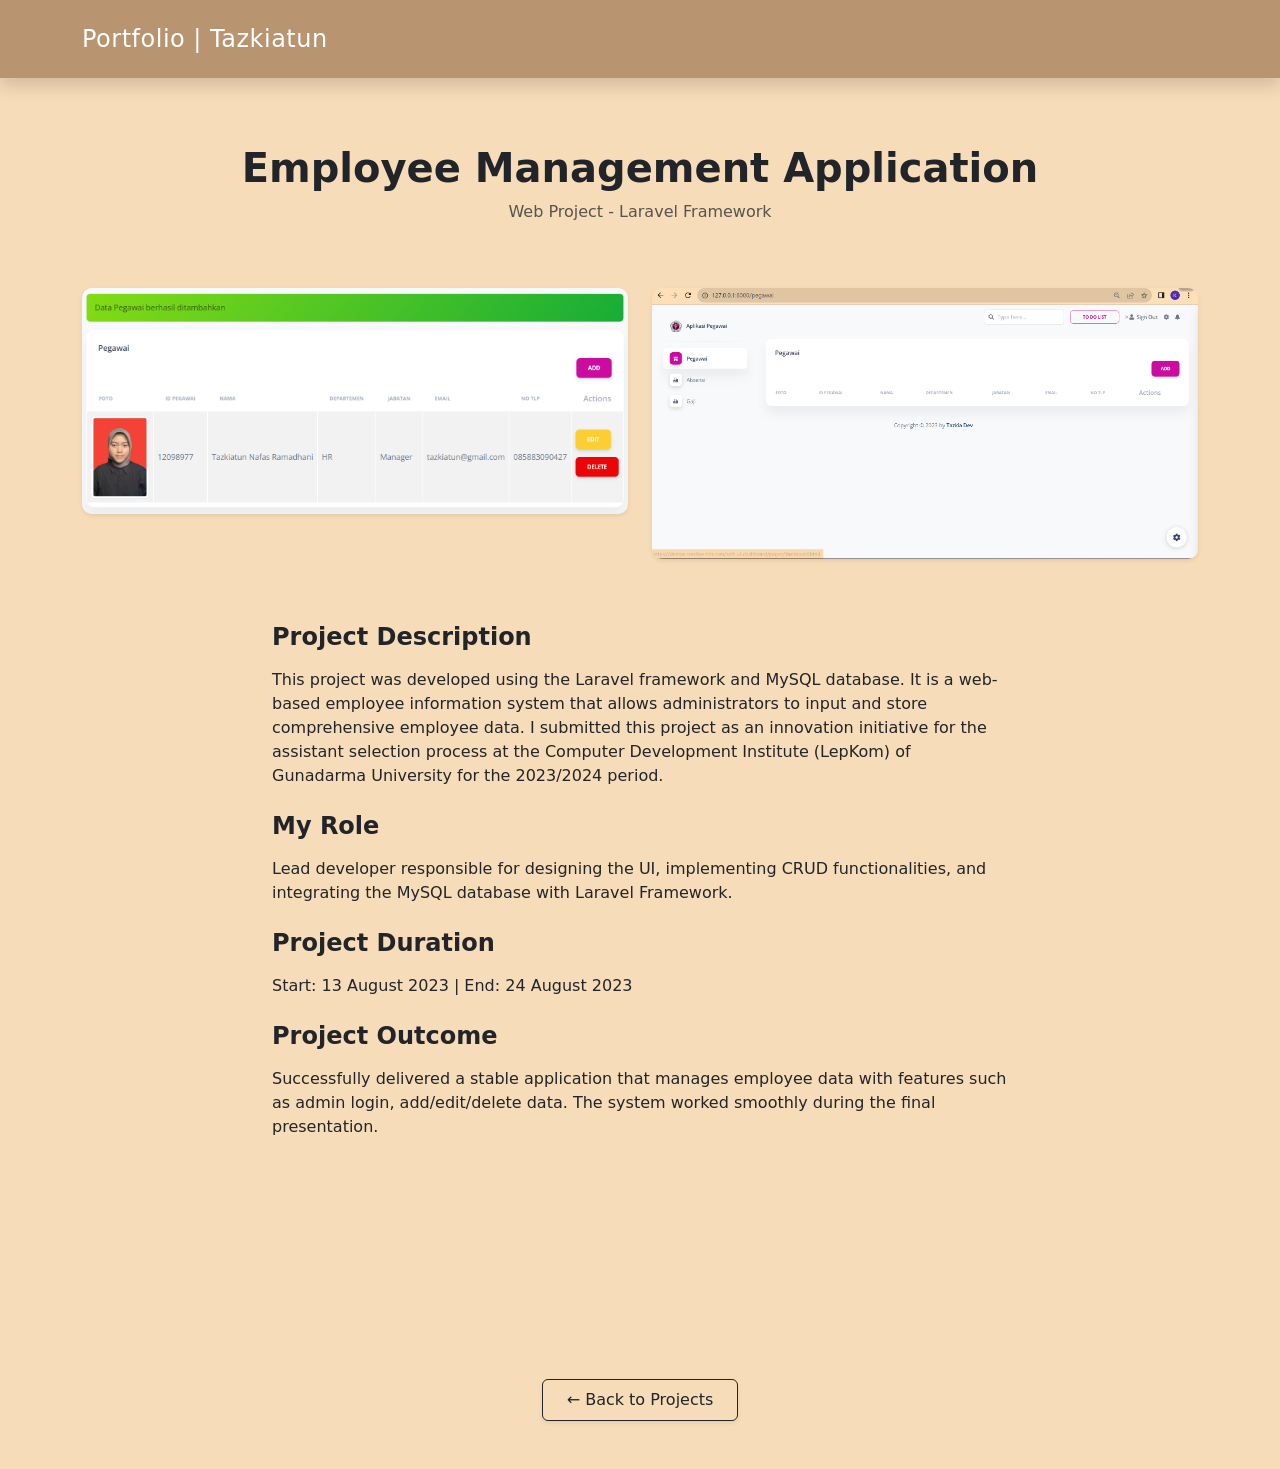
<file: project1.html>
<!DOCTYPE html>
<html lang="en">
<head>
  <meta charset="UTF-8" />
  <meta name="viewport" content="width=device-width, initial-scale=1.0" />
  <title>Project Detail | Employee App</title>
  <link href="https://cdn.jsdelivr.net/npm/bootstrap@5.3.3/dist/css/bootstrap.min.css" rel="stylesheet" />
  <link href="https://unpkg.com/aos@2.3.1/dist/aos.css" rel="stylesheet" />
  <link rel="stylesheet" href="style.css" />
  <style>
    .rating-stars {
      color: #ffc107;
      font-size: 1.5rem;
    }
    .gallery img {
      border-radius: 10px;
      transition: transform 0.3s ease;
    }
    .gallery img:hover {
      transform: scale(1.05);
    }
  </style>
</head>
<body>

<!-- Navbar -->
<nav class="navbar navbar-expand-lg navbar-dark shadow fixed-top" style="background-color: #b99470;">
  <div class="container">
    <a class="navbar-brand" href="index.html">Portfolio | Tazkiatun</a>
  </div>
</nav>
<!-- End Navbar -->

<!-- Content -->
<section class="pt-5 mt-5" style="background-color: #f7dcb9;">
  <div class="container py-5">
    <div class="row mb-5">
      <div class="col text-center" data-aos="fade-up">
        <h1 class="fw-bold">Employee Management Application</h1>
        <p class="text-muted">Web Project - Laravel Framework</p>
      </div>
    </div>

    <!-- Gallery Section -->
    <div class="row gallery mb-5" data-aos="zoom-in">
      <div class="col-md-6 mb-3">
        <img src="img/P1(2).png" alt="Project Screenshot 1" class="img-fluid shadow-sm">
      </div>
      <div class="col-md-6 mb-3">
        <img src="img/P1(1).png" alt="Project Screenshot 2" class="img-fluid shadow-sm">
      </div>
    </div>

    <!-- Description -->
    <div class="row mb-5">
      <div class="col-md-8 offset-md-2" data-aos="fade-up">
        <h4 class="fw-semibold mb-3">Project Description</h4>
        <p>This project was developed using the Laravel framework and MySQL database. It is a web-based employee information system that allows administrators to input and store comprehensive employee data. I submitted this project as an innovation initiative for the assistant selection process at the Computer Development Institute (LepKom) of Gunadarma University for the 2023/2024 period.</p>

        <h4 class="fw-semibold mb-3 mt-4">My Role</h4>
        <p>Lead developer responsible for designing the UI, implementing CRUD functionalities, and integrating the MySQL database with Laravel Framework.</p>

        <h4 class="fw-semibold mb-3 mt-4">Project Duration</h4>
        <p>Start: 13 August 2023 | End: 24 August 2023</p>

        <h4 class="fw-semibold mb-3 mt-4">Project Outcome</h4>
        <p>Successfully delivered a stable application that manages employee data with features such as admin login, add/edit/delete data. The system worked smoothly during the final presentation.</p>
      </div>
    </div>

    <!-- Rating Section -->
    <div class="row mb-5" data-aos="fade-up">
      <div class="col text-center">
        <h4>Project Rating</h4>
        <div class="rating-stars mb-3">★ ★ ★ ★  </div>
        <p class="text-muted">Excellent (A)</p>
      </div>
    </div>

    <!-- Back Button -->
    <div class="row">
      <div class="col text-center">
        <a href="index.html#Projects" class="btn btn-outline-dark px-4 py-2 shadow-sm">
          ← Back to Projects
        </a>
      </div>
    </div>
  </div>
</section>
<!-- End Content -->

<script src="https://cdn.jsdelivr.net/npm/bootstrap@5.3.3/dist/js/bootstrap.bundle.min.js"></script>
<script src="https://unpkg.com/aos@2.3.1/dist/aos.js"></script>
<script>
  AOS.init();
</script>
</body>
</html>
</file>
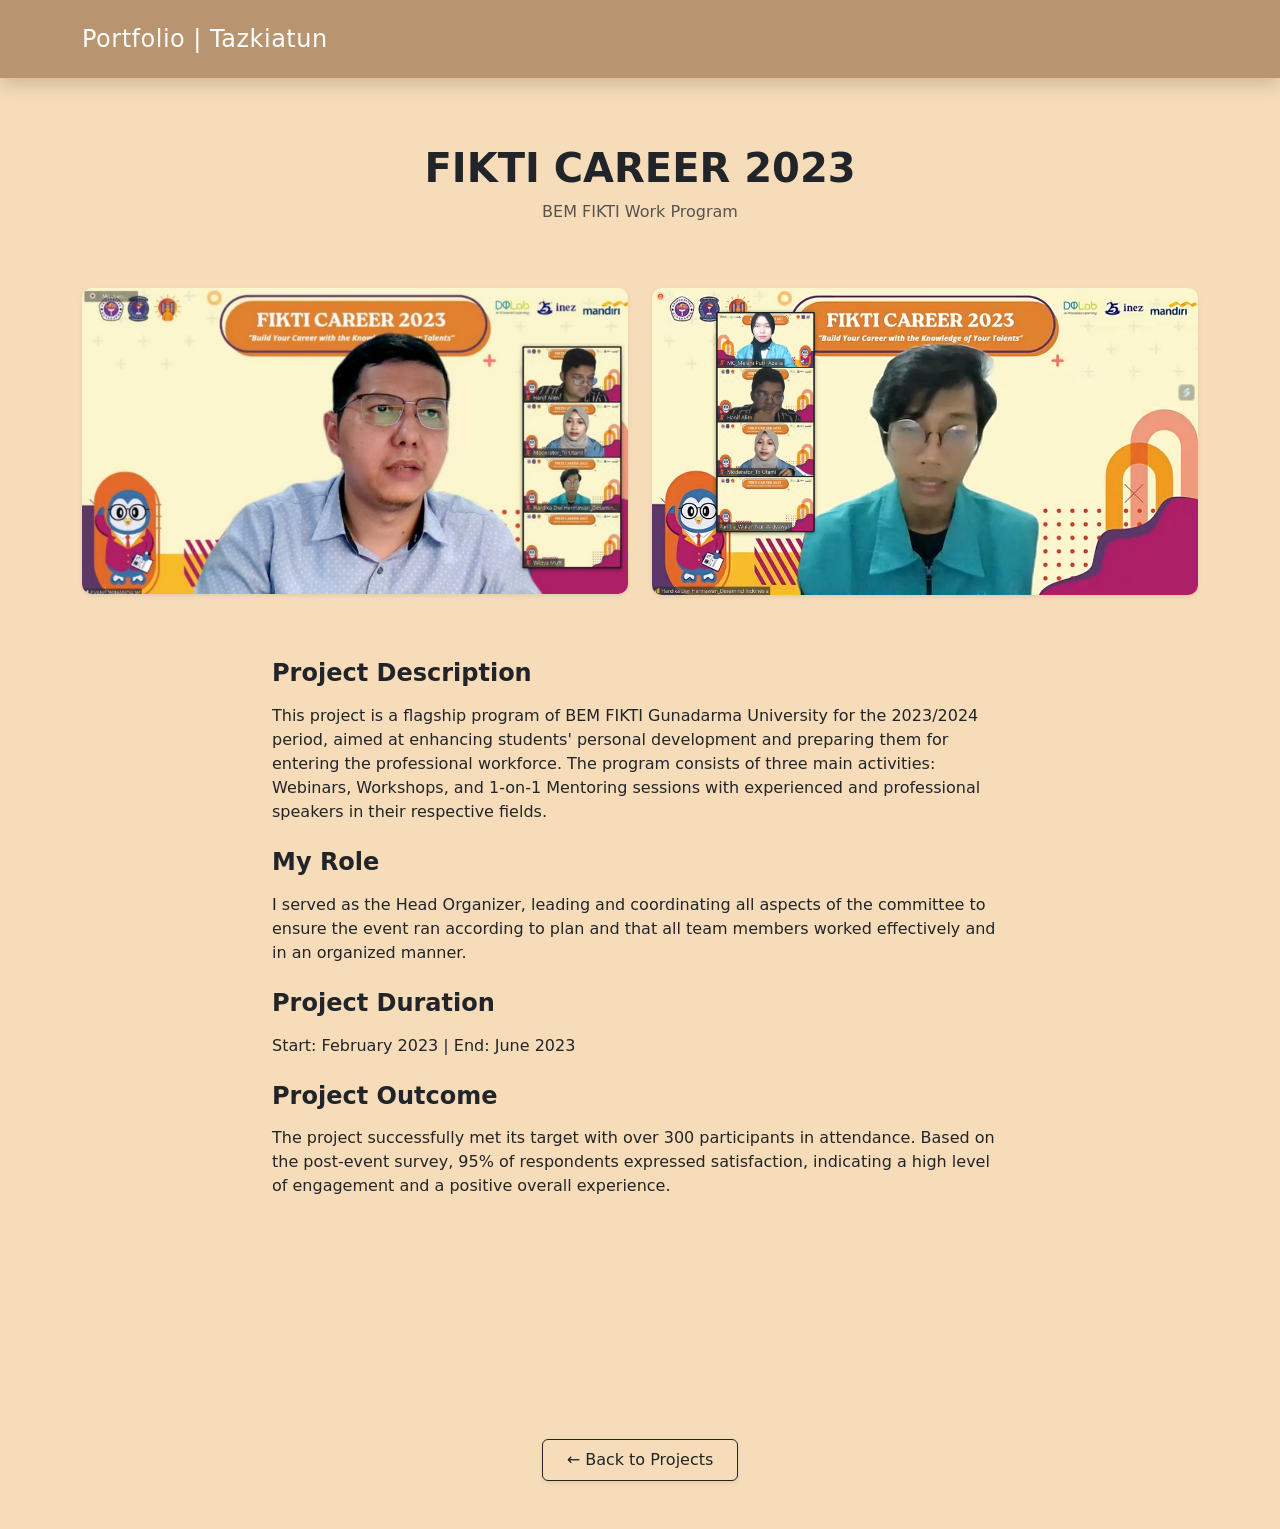
<file: project2.html>
<!DOCTYPE html>
<html lang="en">
<head>
  <meta charset="UTF-8" />
  <meta name="viewport" content="width=device-width, initial-scale=1.0" />
  <title>Project Detail | Employee App</title>
  <link href="https://cdn.jsdelivr.net/npm/bootstrap@5.3.3/dist/css/bootstrap.min.css" rel="stylesheet" />
  <link href="https://unpkg.com/aos@2.3.1/dist/aos.css" rel="stylesheet" />
  <link rel="stylesheet" href="style.css" />
  <style>
    .rating-stars {
      color: #ffc107;
      font-size: 1.5rem;
    }
    .gallery img {
      border-radius: 10px;
      transition: transform 0.3s ease;
    }
    .gallery img:hover {
      transform: scale(1.05);
    }
  </style>
</head>
<body>

<!-- Navbar -->
<nav class="navbar navbar-expand-lg navbar-dark shadow fixed-top" style="background-color: #b99470;">
  <div class="container">
    <a class="navbar-brand" href="index.html">Portfolio | Tazkiatun</a>
  </div>
</nav>
<!-- End Navbar -->

<!-- Content -->
<section class="pt-5 mt-5" style="background-color: #f7dcb9;">
  <div class="container py-5">
    <div class="row mb-5">
      <div class="col text-center" data-aos="fade-up">
        <h1 class="fw-bold">FIKTI CAREER 2023</h1>
        <p class="text-muted">BEM FIKTI Work Program</p>
      </div>
    </div>

    <!-- Gallery Section -->
    <div class="row gallery mb-5" data-aos="zoom-in">
      <div class="col-md-6 mb-3">
        <img src="img/P2.jpg" alt="Project Screenshot 1" class="img-fluid shadow-sm">
      </div>
      <div class="col-md-6 mb-3">
        <img src="img/P2(2).png" alt="Project Screenshot 2" class="img-fluid shadow-sm">
      </div>
    </div>

    <!-- Description -->
    <div class="row mb-5">
      <div class="col-md-8 offset-md-2" data-aos="fade-up">
        <h4 class="fw-semibold mb-3">Project Description</h4>
        <p>This project is a flagship program of BEM FIKTI Gunadarma University for the 2023/2024 period, aimed at enhancing students' personal development and preparing them for entering the professional workforce. The program consists of three main activities: Webinars, Workshops, and 1-on-1 Mentoring sessions with experienced and professional speakers in their respective fields.</p>

        <h4 class="fw-semibold mb-3 mt-4">My Role</h4>
        <p>I served as the Head Organizer, leading and coordinating all aspects of the committee to ensure the event ran according to plan and that all team members worked effectively and in an organized manner.</p>

        <h4 class="fw-semibold mb-3 mt-4">Project Duration</h4>
        <p>Start: February 2023 | End: June 2023</p>

        <h4 class="fw-semibold mb-3 mt-4">Project Outcome</h4>
        <p>The project successfully met its target with over 300 participants in attendance. Based on the post-event survey, 95% of respondents expressed satisfaction, indicating a high level of engagement and a positive overall experience.</p>
      </div>
    </div>

    <!-- Rating Section -->
    <div class="row mb-5" data-aos="fade-up">
      <div class="col text-center">
        <h4>Project Rating</h4>
        <div class="rating-stars mb-3">★ ★ ★ ★ ★ </div>
        <p class="text-muted">Excellent (A+)</p>
      </div>
    </div>

    <!-- Back Button -->
    <div class="row">
      <div class="col text-center">
        <a href="index.html#Projects" class="btn btn-outline-dark px-4 py-2 shadow-sm">
          ← Back to Projects
        </a>
      </div>
    </div>
  </div>
</section>
<!-- End Content -->

<script src="https://cdn.jsdelivr.net/npm/bootstrap@5.3.3/dist/js/bootstrap.bundle.min.js"></script>
<script src="https://unpkg.com/aos@2.3.1/dist/aos.js"></script>
<script>
  AOS.init();
</script>
</body>
</html>
</file>
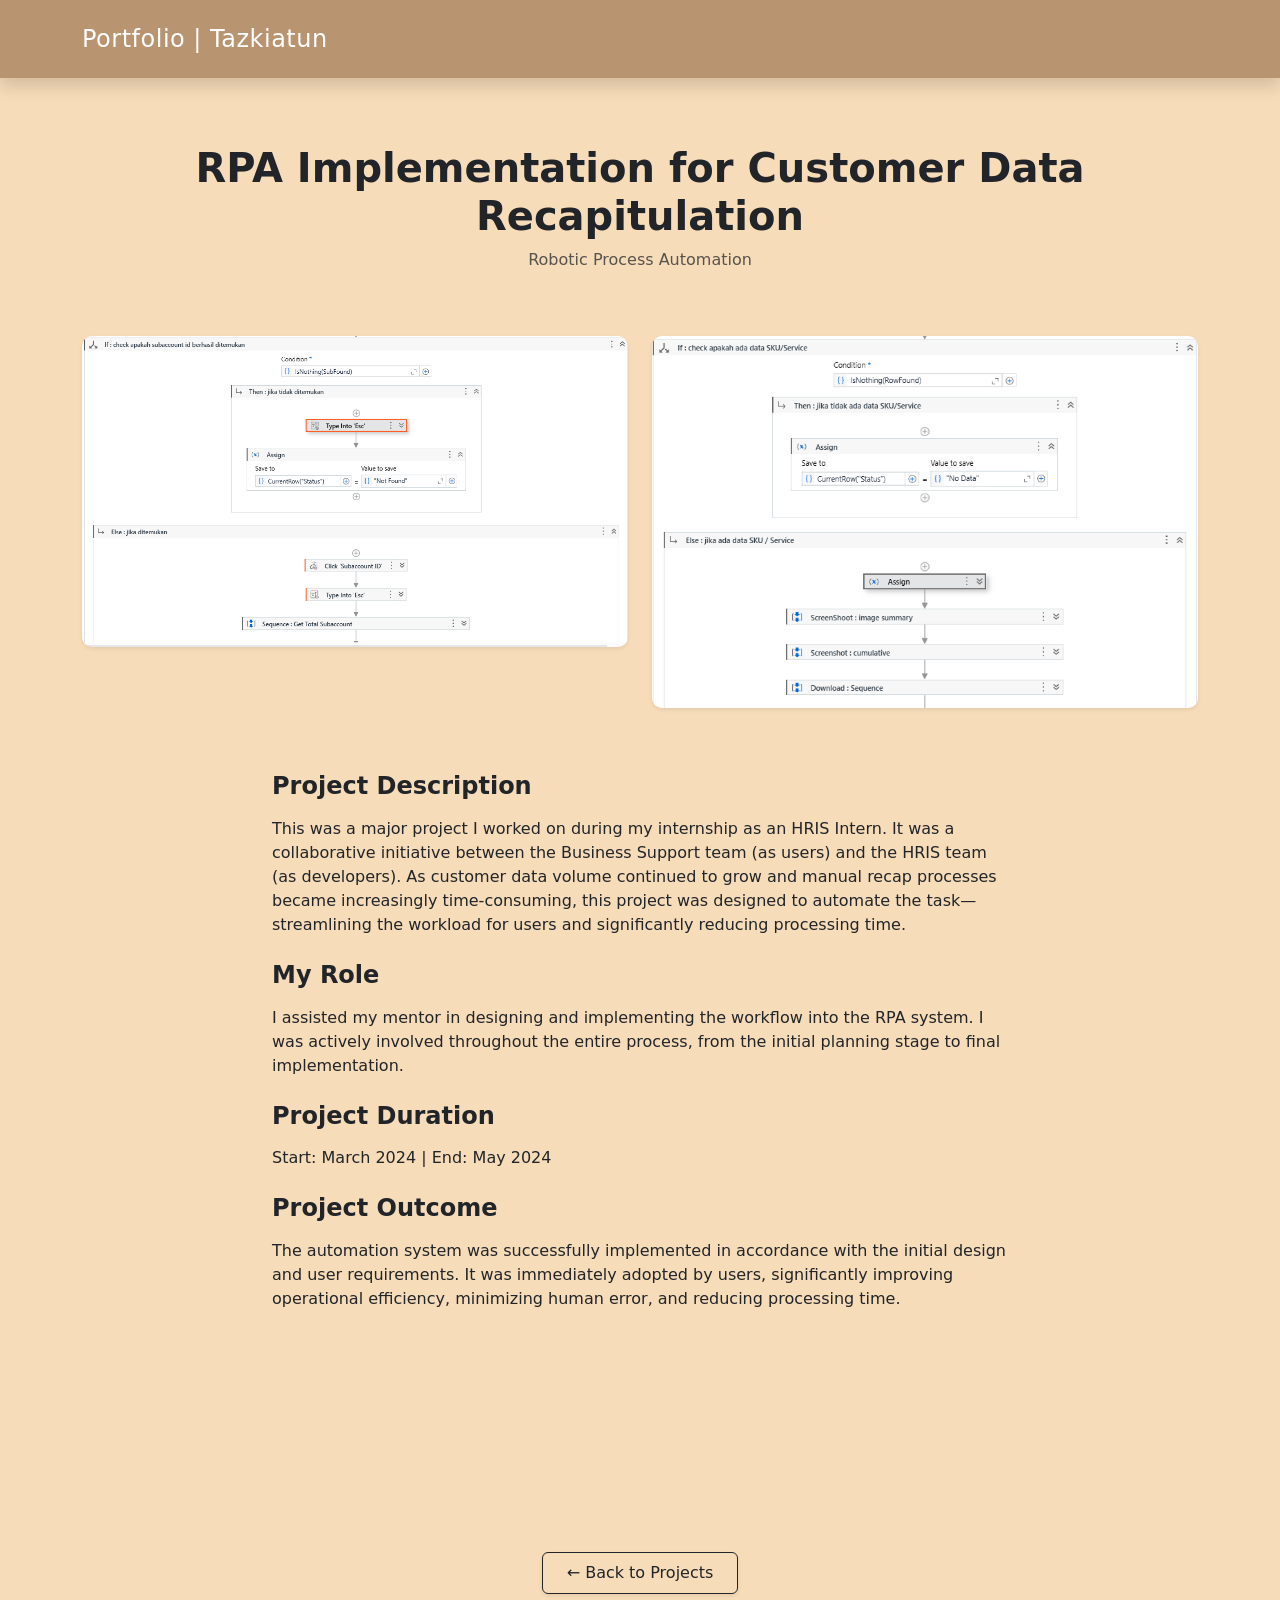
<file: project3.html>
<!DOCTYPE html>
<html lang="en">
<head>
  <meta charset="UTF-8" />
  <meta name="viewport" content="width=device-width, initial-scale=1.0" />
  <title>Project Detail | Employee App</title>
  <link href="https://cdn.jsdelivr.net/npm/bootstrap@5.3.3/dist/css/bootstrap.min.css" rel="stylesheet" />
  <link href="https://unpkg.com/aos@2.3.1/dist/aos.css" rel="stylesheet" />
  <link rel="stylesheet" href="style.css" />
  <style>
    .rating-stars {
      color: #ffc107;
      font-size: 1.5rem;
    }
    .gallery img {
      border-radius: 10px;
      transition: transform 0.3s ease;
    }
    .gallery img:hover {
      transform: scale(1.05);
    }
  </style>
</head>
<body>

<!-- Navbar -->
<nav class="navbar navbar-expand-lg navbar-dark shadow fixed-top" style="background-color: #b99470;">
  <div class="container">
    <a class="navbar-brand" href="index.html">Portfolio | Tazkiatun</a>
  </div>
</nav>
<!-- End Navbar -->

<!-- Content -->
<section class="pt-5 mt-5" style="background-color: #f7dcb9;">
  <div class="container py-5">
    <div class="row mb-5">
      <div class="col text-center" data-aos="fade-up">
        <h1 class="fw-bold">RPA Implementation for Customer Data Recapitulation</h1>
        <p class="text-muted">Robotic Process Automation</p>
      </div>
    </div>

    <!-- Gallery Section -->
    <div class="row gallery mb-5" data-aos="zoom-in">
      <div class="col-md-6 mb-3">
        <img src="img/P3 (1).png" alt="Project Screenshot 1" class="img-fluid shadow-sm">
      </div>
      <div class="col-md-6 mb-3">
        <img src="img/P3 (2).png" alt="Project Screenshot 2" class="img-fluid shadow-sm">
      </div>
    </div>

    <!-- Description -->
    <div class="row mb-5">
      <div class="col-md-8 offset-md-2" data-aos="fade-up">
        <h4 class="fw-semibold mb-3">Project Description</h4>
        <p>This was a major project I worked on during my internship as an HRIS Intern. It was a collaborative initiative between the Business Support team (as users) and the HRIS team (as developers). As customer data volume continued to grow and manual recap processes became increasingly time-consuming, this project was designed to automate the task—streamlining the workload for users and significantly reducing processing time.</p>

        <h4 class="fw-semibold mb-3 mt-4">My Role</h4>
        <p>I assisted my mentor in designing and implementing the workflow into the RPA system. I was actively involved throughout the entire process, from the initial planning stage to final implementation.</p>

        <h4 class="fw-semibold mb-3 mt-4">Project Duration</h4>
        <p>Start: March 2024 | End: May 2024</p>

        <h4 class="fw-semibold mb-3 mt-4">Project Outcome</h4>
        <p>The automation system was successfully implemented in accordance with the initial design and user requirements. It was immediately adopted by users, significantly improving operational efficiency, minimizing human error, and reducing processing time.</p>
      </div>
    </div>

    <!-- Rating Section -->
    <div class="row mb-5" data-aos="fade-up">
      <div class="col text-center">
        <h4>Project Rating</h4>
        <div class="rating-stars mb-3">★ ★ ★ ★ ★ </div>
        <p class="text-muted">Excellent (A+)</p>
      </div>
    </div>

    <!-- Back Button -->
    <div class="row">
      <div class="col text-center">
        <a href="index.html#Projects" class="btn btn-outline-dark px-4 py-2 shadow-sm">
          ← Back to Projects
        </a>
      </div>
    </div>
  </div>
</section>
<!-- End Content -->

<script src="https://cdn.jsdelivr.net/npm/bootstrap@5.3.3/dist/js/bootstrap.bundle.min.js"></script>
<script src="https://unpkg.com/aos@2.3.1/dist/aos.js"></script>
<script>
  AOS.init();
</script>
</body>
</html>
</file>
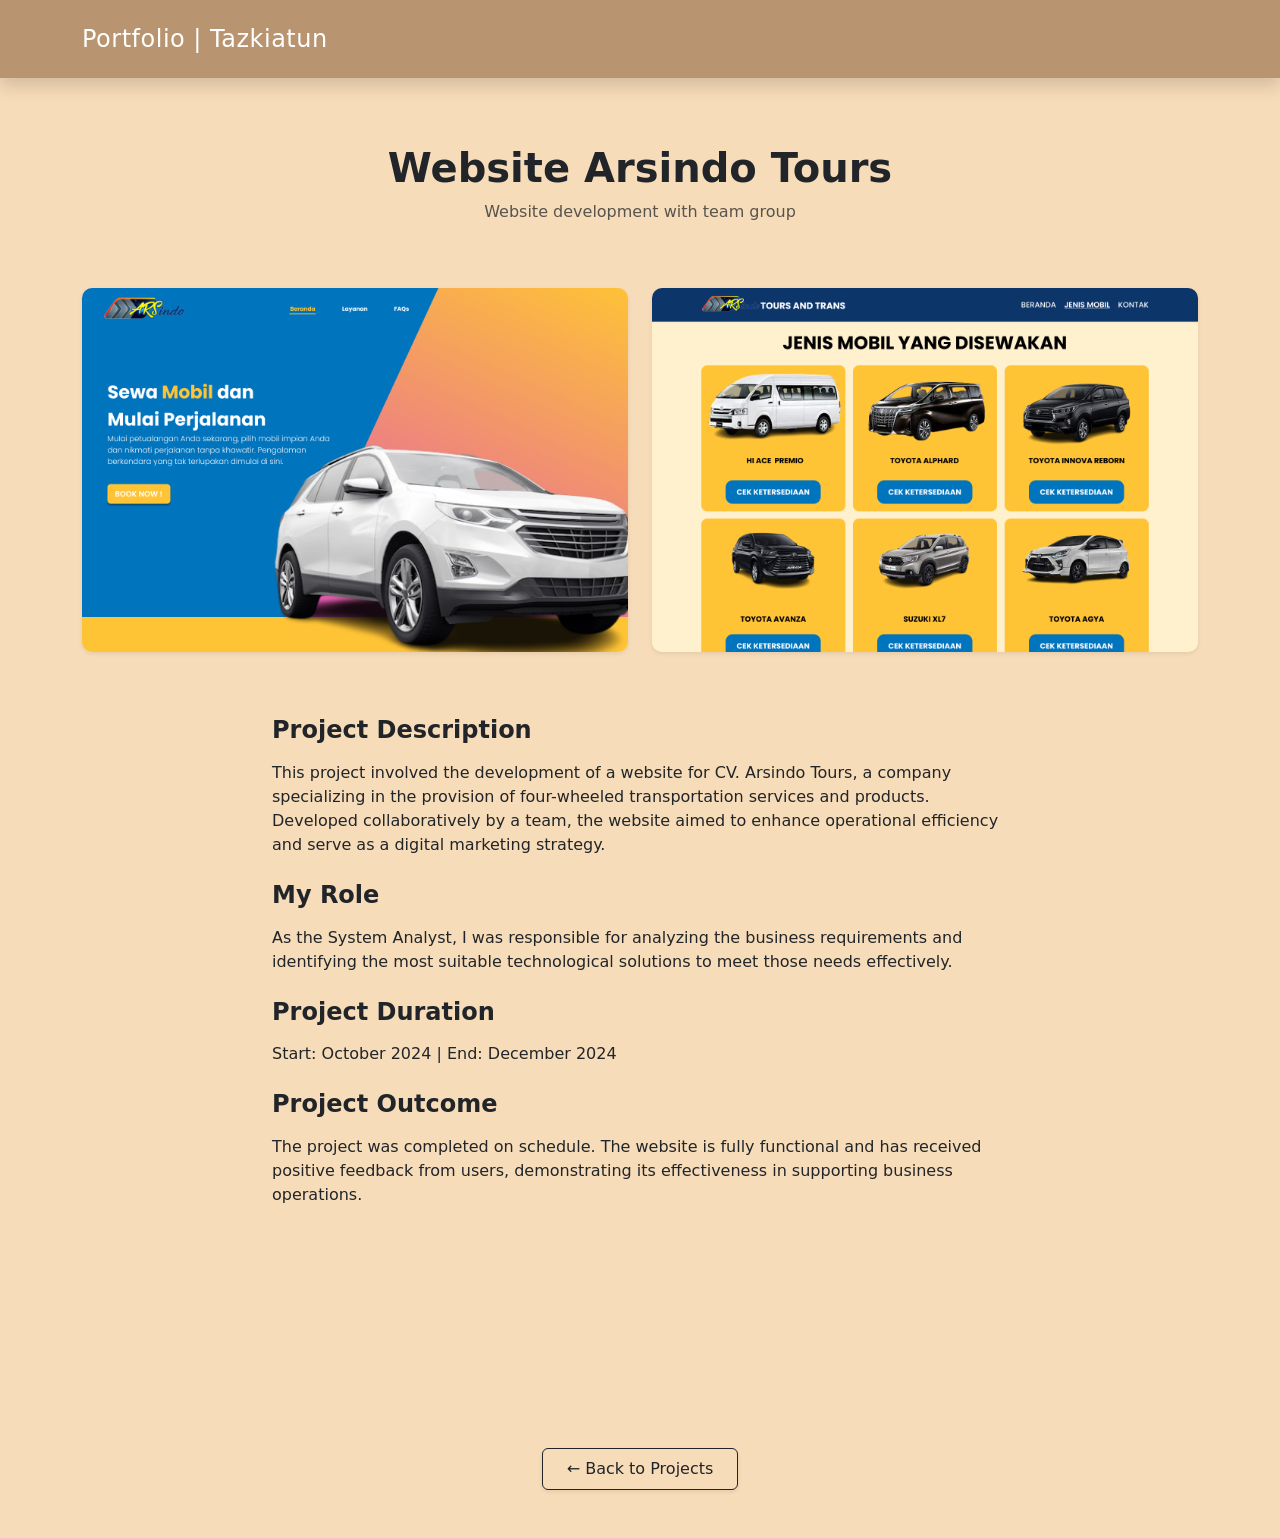
<file: project4.html>
<!DOCTYPE html>
<html lang="en">
<head>
  <meta charset="UTF-8" />
  <meta name="viewport" content="width=device-width, initial-scale=1.0" />
  <title>Project Detail | Employee App</title>
  <link href="https://cdn.jsdelivr.net/npm/bootstrap@5.3.3/dist/css/bootstrap.min.css" rel="stylesheet" />
  <link href="https://unpkg.com/aos@2.3.1/dist/aos.css" rel="stylesheet" />
  <link rel="stylesheet" href="style.css" />
  <style>
    .rating-stars {
      color: #ffc107;
      font-size: 1.5rem;
    }
    .gallery img {
      border-radius: 10px;
      transition: transform 0.3s ease;
    }
    .gallery img:hover {
      transform: scale(1.05);
    }
  </style>
</head>
<body>

<!-- Navbar -->
<nav class="navbar navbar-expand-lg navbar-dark shadow fixed-top" style="background-color: #b99470;">
  <div class="container">
    <a class="navbar-brand" href="index.html">Portfolio | Tazkiatun</a>
  </div>
</nav>
<!-- End Navbar -->

<!-- Content -->
<section class="pt-5 mt-5" style="background-color: #f7dcb9;">
  <div class="container py-5">
    <div class="row mb-5">
      <div class="col text-center" data-aos="fade-up">
        <h1 class="fw-bold">Website Arsindo Tours</h1>
        <p class="text-muted">Website development with team group</p>
      </div>
    </div>

    <!-- Gallery Section -->
    <div class="row gallery mb-5" data-aos="zoom-in">
      <div class="col-md-6 mb-3">
        <img src="img/P4 (1).png" alt="Project Screenshot 1" class="img-fluid shadow-sm">
      </div>
      <div class="col-md-6 mb-3">
        <img src="img/P4 (3).png" alt="Project Screenshot 2" class="img-fluid shadow-sm">
      </div>
    </div>

    <!-- Description -->
    <div class="row mb-5">
      <div class="col-md-8 offset-md-2" data-aos="fade-up">
        <h4 class="fw-semibold mb-3">Project Description</h4>
        <p>This project involved the development of a website for CV. Arsindo Tours, a company specializing in the provision of four-wheeled transportation services and products. Developed collaboratively by a team, the website aimed to enhance operational efficiency and serve as a digital marketing strategy.</p>

        <h4 class="fw-semibold mb-3 mt-4">My Role</h4>
        <p>As the System Analyst, I was responsible for analyzing the business requirements and identifying the most suitable technological solutions to meet those needs effectively.</p>

        <h4 class="fw-semibold mb-3 mt-4">Project Duration</h4>
        <p>Start: October 2024 | End: December 2024</p>

        <h4 class="fw-semibold mb-3 mt-4">Project Outcome</h4>
        <p>The project was completed on schedule. The website is fully functional and has received positive feedback from users, demonstrating its effectiveness in supporting business operations.</p>
      </div>
    </div>

    <!-- Rating Section -->
    <div class="row mb-5" data-aos="fade-up">
      <div class="col text-center">
        <h4>Project Rating</h4>
        <div class="rating-stars mb-3">★ ★ ★ ★ ★ </div>
        <p class="text-muted">Excellent (A+)</p>
      </div>
    </div>

    <!-- Back Button -->
    <div class="row">
      <div class="col text-center">
        <a href="index.html#Projects" class="btn btn-outline-dark px-4 py-2 shadow-sm">
          ← Back to Projects
        </a>
      </div>
    </div>
  </div>
</section>
<!-- End Content -->

<script src="https://cdn.jsdelivr.net/npm/bootstrap@5.3.3/dist/js/bootstrap.bundle.min.js"></script>
<script src="https://unpkg.com/aos@2.3.1/dist/aos.js"></script>
<script>
  AOS.init();
</script>
</body>
</html>
</file>
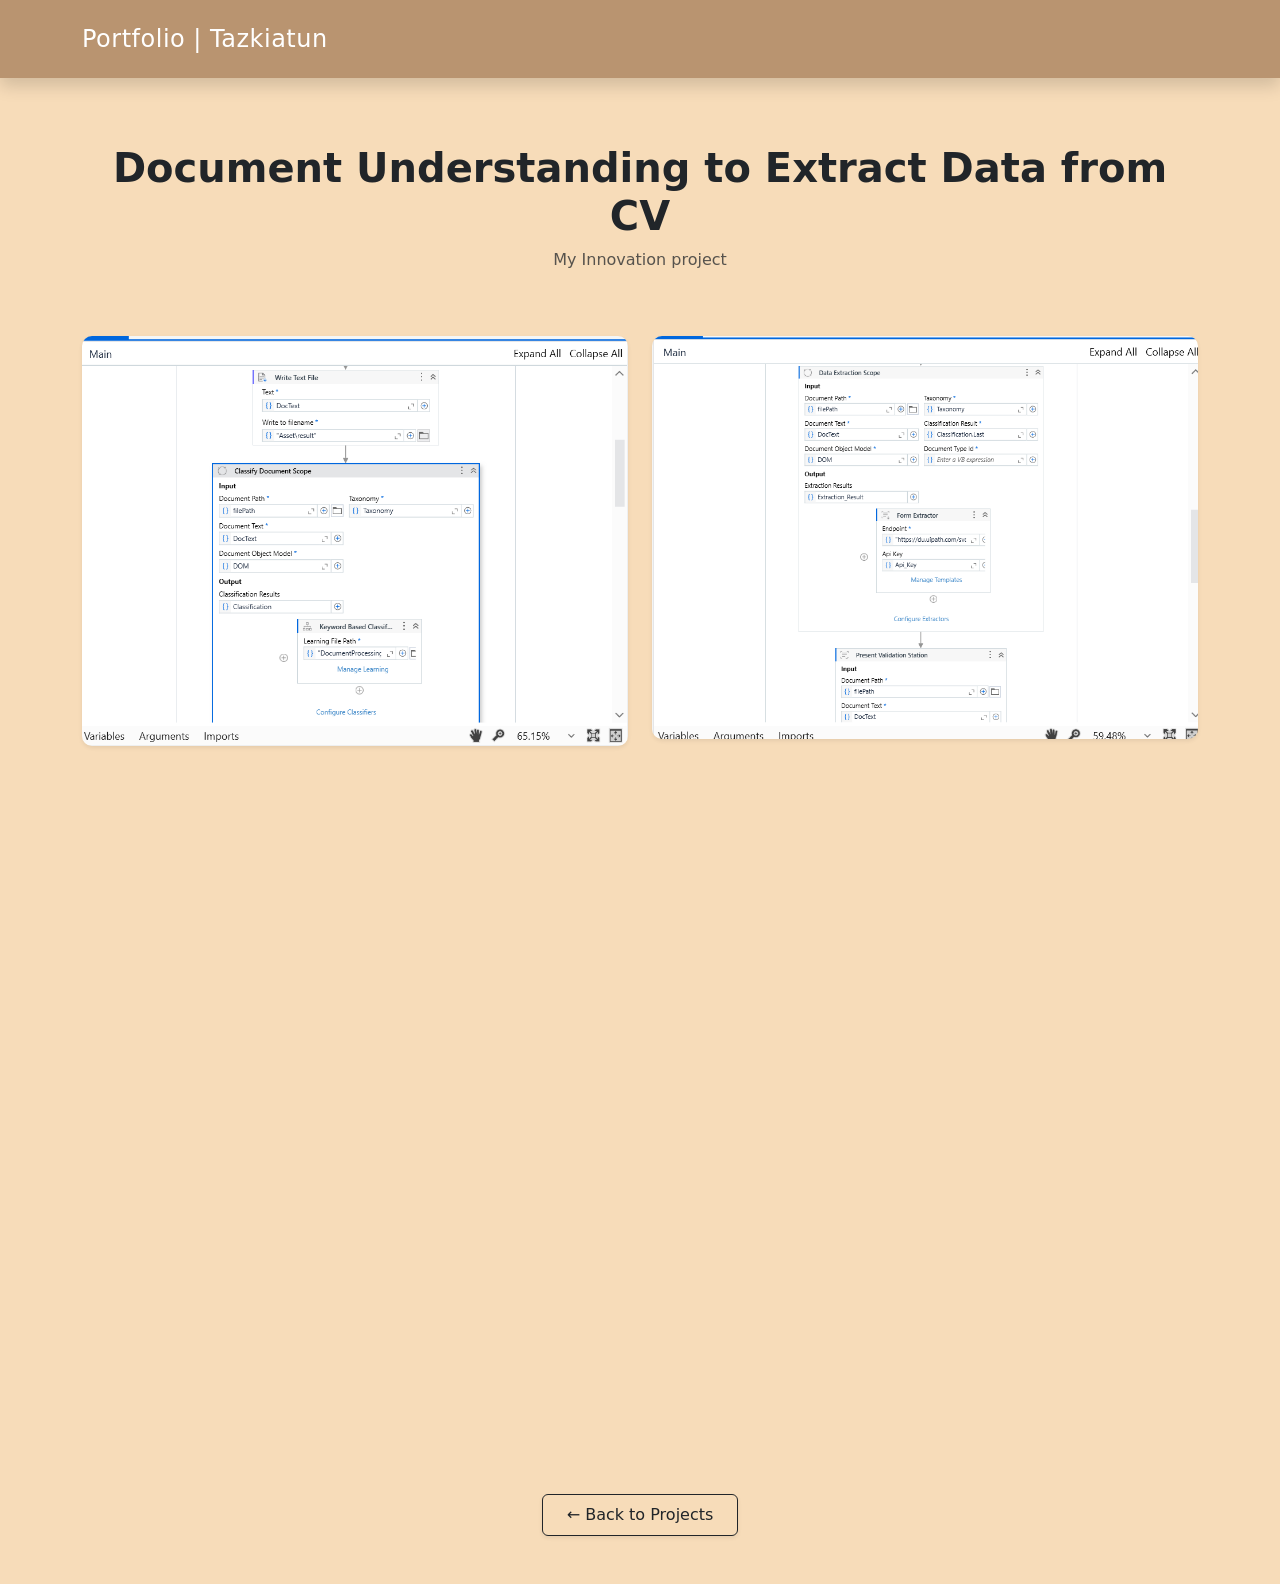
<file: project5.html>
<!DOCTYPE html>
<html lang="en">
<head>
  <meta charset="UTF-8" />
  <meta name="viewport" content="width=device-width, initial-scale=1.0" />
  <title>Project Detail | Employee App</title>
  <link href="https://cdn.jsdelivr.net/npm/bootstrap@5.3.3/dist/css/bootstrap.min.css" rel="stylesheet" />
  <link href="https://unpkg.com/aos@2.3.1/dist/aos.css" rel="stylesheet" />
  <link rel="stylesheet" href="style.css" />
  <style>
    .rating-stars {
      color: #ffc107;
      font-size: 1.5rem;
    }
    .gallery img {
      border-radius: 10px;
      transition: transform 0.3s ease;
    }
    .gallery img:hover {
      transform: scale(1.05);
    }
  </style>
</head>
<body>

<!-- Navbar -->
<nav class="navbar navbar-expand-lg navbar-dark shadow fixed-top" style="background-color: #b99470;">
  <div class="container">
    <a class="navbar-brand" href="index.html">Portfolio | Tazkiatun</a>
  </div>
</nav>
<!-- End Navbar -->

<!-- Content -->
<section class="pt-5 mt-5" style="background-color: #f7dcb9;">
  <div class="container py-5">
    <div class="row mb-5">
      <div class="col text-center" data-aos="fade-up">
        <h1 class="fw-bold">Document Understanding to Extract Data from CV</h1>
        <p class="text-muted">My Innovation project</p>
      </div>
    </div>

    <!-- Gallery Section -->
    <div class="row gallery mb-5" data-aos="zoom-in">
      <div class="col-md-6 mb-3">
        <img src="img/P5 (2).png" alt="Project Screenshot 1" class="img-fluid shadow-sm">
      </div>
      <div class="col-md-6 mb-3">
        <img src="img/P5 (3).png" alt="Project Screenshot 2" class="img-fluid shadow-sm">
      </div>
    </div>

    <!-- Description -->
    <div class="row mb-5">
      <div class="col-md-8 offset-md-2" data-aos="fade-up">
        <h4 class="fw-semibold mb-3">Project Description</h4>
        <p>This project was an innovation initiative I created to assist the Human Resources (HR) team in inputting candidate data from CVs that had passed the screening process. I also presented this project to the internship PIC at PT Sinergi Transformasi Digital.</p>

        <h4 class="fw-semibold mb-3 mt-4">My Role</h4>
        <p>I was responsible for the entire process, from initial design to RPA system implementation and final testing.</p>

        <h4 class="fw-semibold mb-3 mt-4">Project Duration</h4>
        <p>Start: 15 June 2024 | End: 28 June 2024</p>

        <h4 class="fw-semibold mb-3 mt-4">Project Outcome</h4>
        <p>The project was successfully executed and functioned as intended. However, for continued long-term use, a paid subscription would be required to maintain full functionality.</p>
      </div>
    </div>

    <!-- Rating Section -->
    <div class="row mb-5" data-aos="fade-up">
      <div class="col text-center">
        <h4>Project Rating</h4>
        <div class="rating-stars mb-3">★ ★ ★ ★  </div>
        <p class="text-muted">Excellent (A)</p>
      </div>
    </div>

    <!-- Back Button -->
    <div class="row">
      <div class="col text-center">
        <a href="index.html#Projects" class="btn btn-outline-dark px-4 py-2 shadow-sm">
          ← Back to Projects
        </a>
      </div>
    </div>
  </div>
</section>
<!-- End Content -->

<script src="https://cdn.jsdelivr.net/npm/bootstrap@5.3.3/dist/js/bootstrap.bundle.min.js"></script>
<script src="https://unpkg.com/aos@2.3.1/dist/aos.js"></script>
<script>
  AOS.init();
</script>
</body>
</html>
</file>
<file: style.css>
.jumbotron {
  padding-top: 6rem;
  background-color: #f7dcb9;
}

#About {
  background-color: #b5c18e;
  padding-top: 10rem; /* sebelumnya default 5rem, kita tambah */
}


#Projects {
  background-color: #b5c18e;
}

#Experience {
  background-color: #f7dcb9;
  padding-top: 8rem;
}

footer {
  background-color: #b99470;
}

section {
  padding-top: 5rem;
}

.project-card {
  border-radius: 15px;
  overflow: hidden;
  transition: transform 0.3s ease, box-shadow 0.3s ease;
}

.project-card:hover {
  transform: translateY(-5px);
  box-shadow: 0 10px 20px rgba(0, 0, 0, 0.25);
  background-color: #f7f7f7;
}

.project-card img {
  height: 200px;
  object-fit: cover;
}

.project-card .card-footer {
  background-color: transparent;
  border-top: none;
}

.navbar {
  transition: background-color 0.4s ease, box-shadow 0.4s ease;
}

.navbar-brand {
  font-size: 1.5rem;
  letter-spacing: 0.5px;
}

.nav-link {
  margin-right: 15px;
  font-weight: 500;
  transition: color 0.3s ease;
}

.nav-link:hover {
  color: #fff;
}

.dropdown-menu {
  background-color: #f7dcb9;
}

.dropdown-menu .dropdown-item:hover {
  background-color: #b5c18e;
  color: #fff;
}

.navbar-shrink {
  padding-top: 0.5rem;
  padding-bottom: 0.5rem;
  background-color: rgba(185, 148, 112, 0.95);
  box-shadow: 0 4px 6px rgba(0,0,0,0.2);
}

.navbar {
  padding-top: 1rem;
  padding-bottom: 1rem;
}

#About p {
  font-size: 1.1rem;
  line-height: 1.8;
}

#About h2 {
  font-size: 2.5rem;
}

.timeline-section {
  background-color: #f7dcb9;
  padding: 5rem 0;
}

.timeline {
  position: relative;
  margin: 0 auto;
  padding: 2rem 0;
  width: 90%;
}

.timeline::after {
  content: '';
  position: absolute;
  width: 6px;
  background-color: #6b4226;
  top: 0;
  bottom: 0;
  left: 50%;
  transform: translateX(-50%);
}

.timeline-item {
  padding: 20px 30px;
  position: relative;
  width: 50%;
}

.timeline-item.left {
  left: 0;
}

.timeline-item.right {
  left: 50%;
}

.timeline-content {
  background: #b99470;
  padding: 20px;
  border-radius: 10px;
  position: relative;
  color: white;
  box-shadow: 0 4px 8px rgba(0,0,0,0.2);
  transition: transform 0.3s ease;
}

.timeline-content:hover {
  transform: scale(1.05);
}

.timeline-item::before {
  content: '';
  position: absolute;
  top: 20px;
  right: -10px;
  width: 20px;
  height: 20px;
  background: #6b4226;
  border-radius: 50%;
  z-index: 1;
}

.timeline-item.right::before {
  left: -10px;
  right: auto;
}

@media screen and (max-width: 768px) {
  .timeline::after {
    left: 8px;
  }
  
  .timeline-item {
    width: 100%;
    padding-left: 30px;
    padding-right: 0;
    margin-bottom: 2rem;
  }

  .timeline-item.right {
    left: 0%;
  }

  .timeline-item::before {
    top: 20px;
    left: -10px;
    right: auto;
  }
}

.project-card {
  height: 280px;
  position: relative;
  cursor: pointer;
  border-radius: 15px;
  overflow: hidden;
  transition: transform 0.3s ease, box-shadow 0.3s ease;
}

.project-card:hover {
  transform: scale(1.03);
  box-shadow: 0 12px 24px rgba(0, 0, 0, 0.2);
}

.project-img {
  width: 100%;
  height: 100%;
  object-fit: cover;
  transition: transform 0.5s ease;
}

.project-card:hover .project-img {
  transform: scale(1.1);
}

.project-overlay {
  position: absolute;
  top: 0;
  left: 0;
  right: 0;
  bottom: 0;
  background: rgba(0, 0, 0, 0.65);
  opacity: 0;
  transition: opacity 0.4s ease;
}

.project-card:hover .project-overlay {
  opacity: 1;
}

.skill-bar {
  height: 25px;
  background-color: #e9ecef;
  border-radius: 10px;
  overflow: hidden;
}

.skill-bar .progress-bar {
  width: 0%;
  font-weight: 600;
  transition: width 1.8s ease-in-out;
}

#skills.dark-mode {
  background-color: #1a1a1a;
}

#skills.dark-mode h2,
#skills.dark-mode h5 {
  color: #ffffff;
}

#skills.dark-mode .btn-outline-dark {
  color: #fff;
  border-color: #fff;
}

#skills.dark-mode .btn-outline-dark:hover {
  background-color: #fff;
  color: #000;
}

#skills.dark-mode .skill-bar {
  background-color: #444;
}

.footer {
  background-color: #b99470;
}

.footer-icon {
  font-size: 1.3rem;
  color: white;
  transition: color 0.3s ease;
}

.footer-icon:hover {
  color: #f7dcb9;
}

.section-connector svg {
  display: block;
  margin-bottom: -5px; /* Mengurangi jarak ke section berikutnya */
}
</file>
